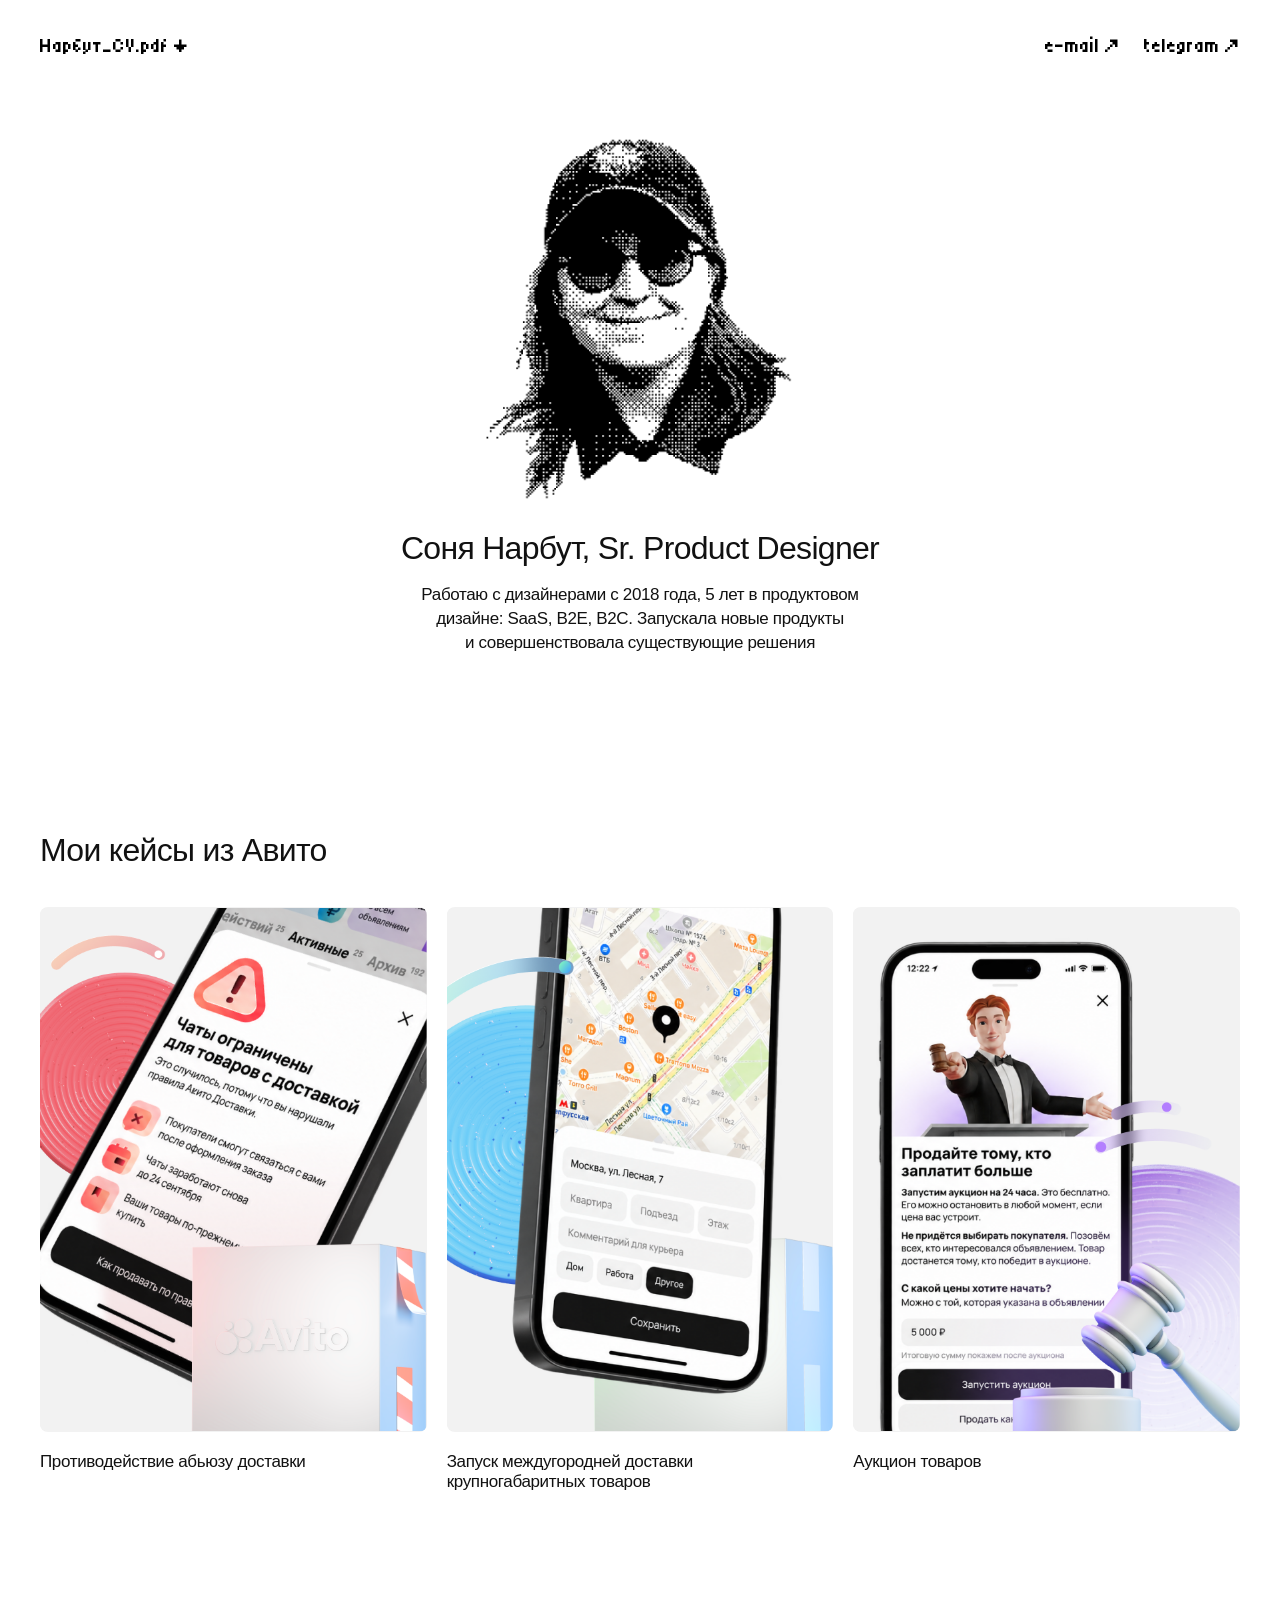
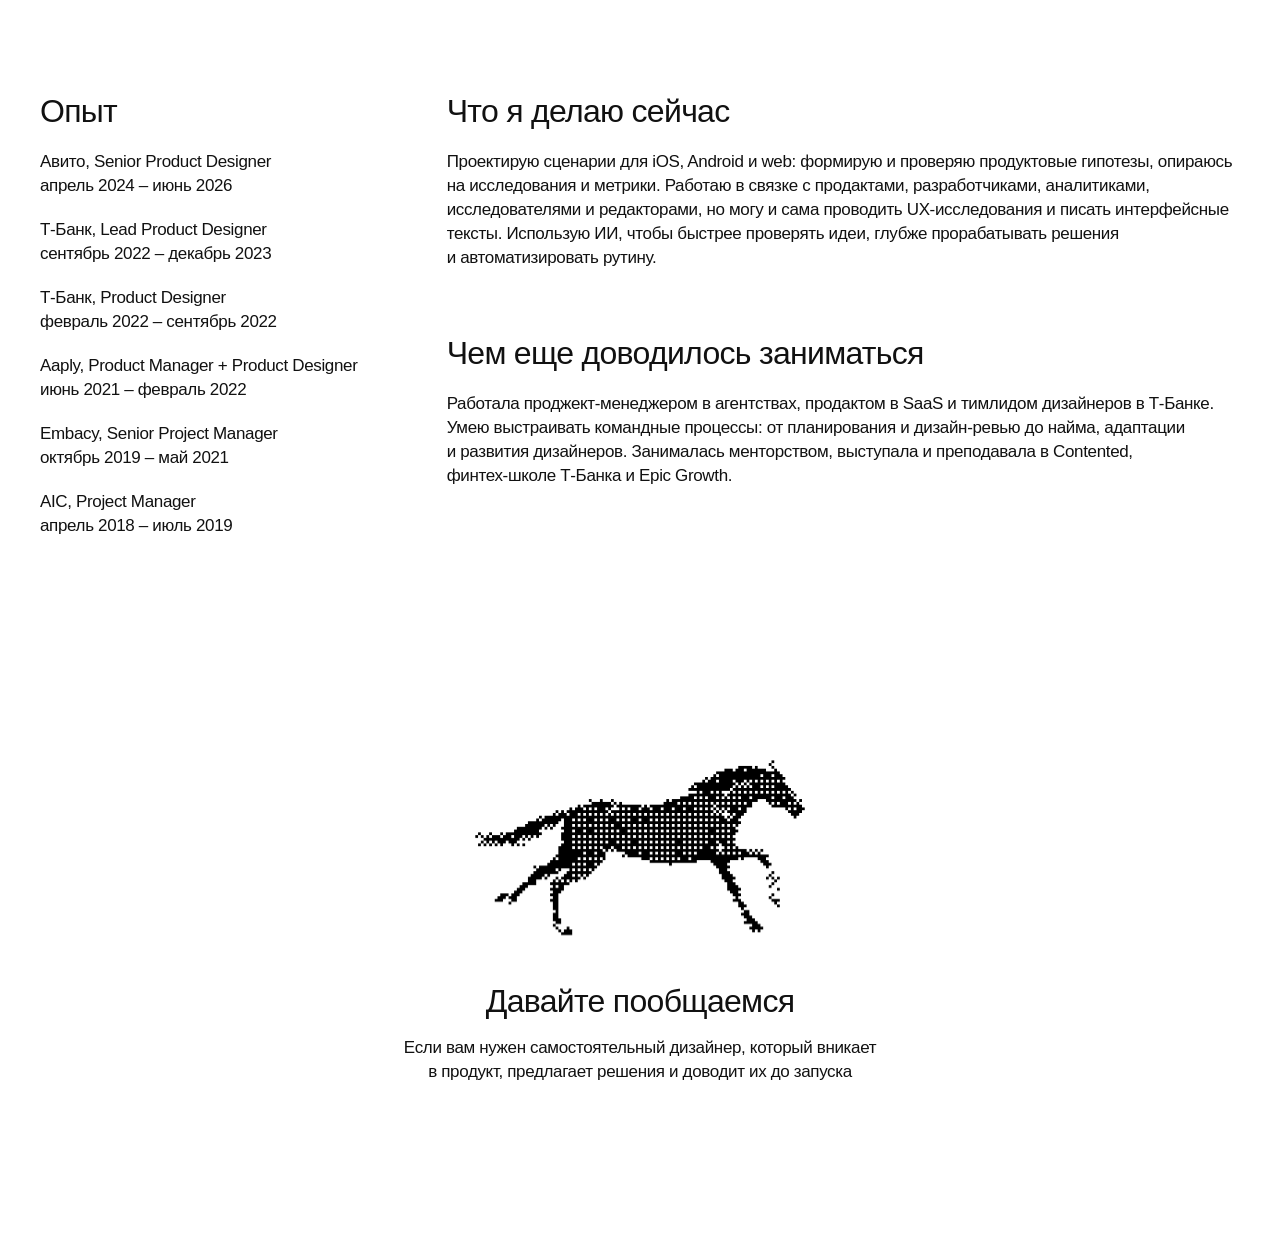
<file: index.html>
<!doctype html>
<html lang="ru">
<head>
<link rel="icon" type="image/png" sizes="32x32" href="favicon.png">
<meta name="robots" content="noindex, nofollow, noimageindex">
<meta charset="UTF-8">
<meta name="viewport" content="width=device-width, initial-scale=1">
<title>Соня Нарбут — Sr. Product Designer</title>
<meta name="description" content="Портфолио Сони Нарбут, Sr. Product Designer. Кейсы из Авито и опыт работы.">
<link rel="stylesheet" href="styles.css?v=contact-space">
<script src="links.js" defer></script>
<script src="portrait.js" defer></script>
<script src="horse.js" defer></script>
<script src="abuse.js?v=covers" defer></script>
<script src="delivery.js?v=covers" defer></script>
<script src="auction.js?v=covers" defer></script>
</head>
<body>
<header class="navigation container" aria-label="Контакты">
<a data-link="cv" aria-disabled="true">Нарбут_CV.pdf <span aria-hidden="true">↓</span></a>
<div class="social"><a data-link="email" aria-disabled="true"><span class="no-break">e-mail</span> <span aria-hidden="true">↗</span></a><a data-link="telegram" aria-disabled="true">telegram <span aria-hidden="true">↗</span></a></div>
</header>
<main>
<section class="hero container" aria-labelledby="intro-title">
<img class="portrait" draggable="false" src="assets/portrait/1.png" alt="Пиксельный портрет Сони Нарбут" width="1440" height="1556">
<h1 id="intro-title">Соня Нарбут, Sr. Product Designer</h1>
<p>Работаю с&nbsp;дизайнерами с&nbsp;2018 года, 5 лет в&nbsp;продуктовом<br class="desktop-break"> дизайне: SaaS, B2E, B2C. Запускала новые продукты<br class="desktop-break"> и&nbsp;совершенствовала существующие решения</p>
</section>
<section class="cases container" aria-labelledby="cases-title">
<h2 id="cases-title">Мои кейсы из&nbsp;Авито</h2>
<div class="case-grid">
<a class="case" data-link="abuse" href="abuse.html"><div class="case-image abuse-image"><img src="assets/covers/abuse.webp" width="581" height="786" draggable="false" alt="Противодействие абьюзу доставки — интерфейс Авито"></div><h3>Противодействие абьюзу доставки</h3></a>
<a class="case" data-link="delivery" href="delivery.html"><div class="case-image delivery-image"><img src="assets/covers/delivery.webp" width="581" height="786" draggable="false" alt="Междугородняя доставка крупногабаритных товаров — интерфейс Авито"></div><h3>Запуск междугородней доставки<br> крупногабаритных товаров</h3></a>
<a class="case" data-link="auction" href="auction.html"><div class="case-image auction-image"><img src="assets/covers/auction.webp" width="581" height="786" draggable="false" alt="Аукцион товаров — интерфейс Авито"></div><h3>Аукцион товаров</h3></a>
</div>
</section>
<section class="experience container" aria-label="Опыт и навыки">
<div class="career"><h2>Опыт</h2><div class="jobs">
<p>Авито, Senior Product Designer<br>апрель 2024 – июнь 2026</p>
<p><span class="no-break">Т-Банк</span>, Lead Product Designer<br>сентябрь 2022 – декабрь 2023</p>
<p><span class="no-break">Т-Банк</span>, Product Designer<br>февраль 2022 – сентябрь 2022</p>
<p>Aaply, Product Manager + Product Designer<br>июнь 2021 – февраль 2022</p>
<p>Embacy, Senior Project Manager<br>октябрь 2019 – май 2021</p>
<p>AIC, Project Manager<br>апрель 2018 – июль 2019</p>
</div></div>
<div class="about"><section><h2>Что я делаю сейчас</h2><p>Проектирую сценарии для&nbsp;iOS, Android и&nbsp;web: формирую и&nbsp;проверяю продуктовые гипотезы, опираюсь на&nbsp;исследования и&nbsp;метрики. Работаю в&nbsp;связке с&nbsp;продактами, разработчиками, аналитиками, исследователями и&nbsp;редакторами, но могу и&nbsp;сама проводить <span class="no-break">UX-исследования</span> и&nbsp;писать интерфейсные тексты. Использую ИИ, чтобы быстрее проверять идеи, глубже прорабатывать решения и&nbsp;автоматизировать рутину.</p></section>
<section><h2>Чем еще доводилось заниматься</h2><p>Работала <span class="no-break">проджект-менеджером</span> в&nbsp;агентствах, продактом в&nbsp;SaaS и&nbsp;тимлидом дизайнеров в&nbsp;<span class="no-break">Т-Банке</span>. Умею выстраивать командные процессы: от&nbsp;планирования и&nbsp;<span class="no-break">дизайн-ревью</span> до&nbsp;найма, адаптации и&nbsp;развития дизайнеров. Занималась менторством, выступала и&nbsp;преподавала в&nbsp;Contented, <span class="no-break">финтех-школе</span> <span class="no-break">Т-Банка</span> и&nbsp;Epic Growth.</p></section></div>
</section>
<section class="contact container" aria-labelledby="contact-title">
<div class="horse-stage"><img class="horse" draggable="false" src="assets/horse/1.png" alt="Пиксельная лошадь" width="1500" height="1386"></div>
<h2 id="contact-title">Давайте пообщаемся</h2>
<p>Если вам нужен самостоятельный дизайнер, который вникает<br class="desktop-break"> в&nbsp;продукт, предлагает решения и&nbsp;доводит их до&nbsp;запуска</p>
</section>
</main>

</body>
</html>
</file>
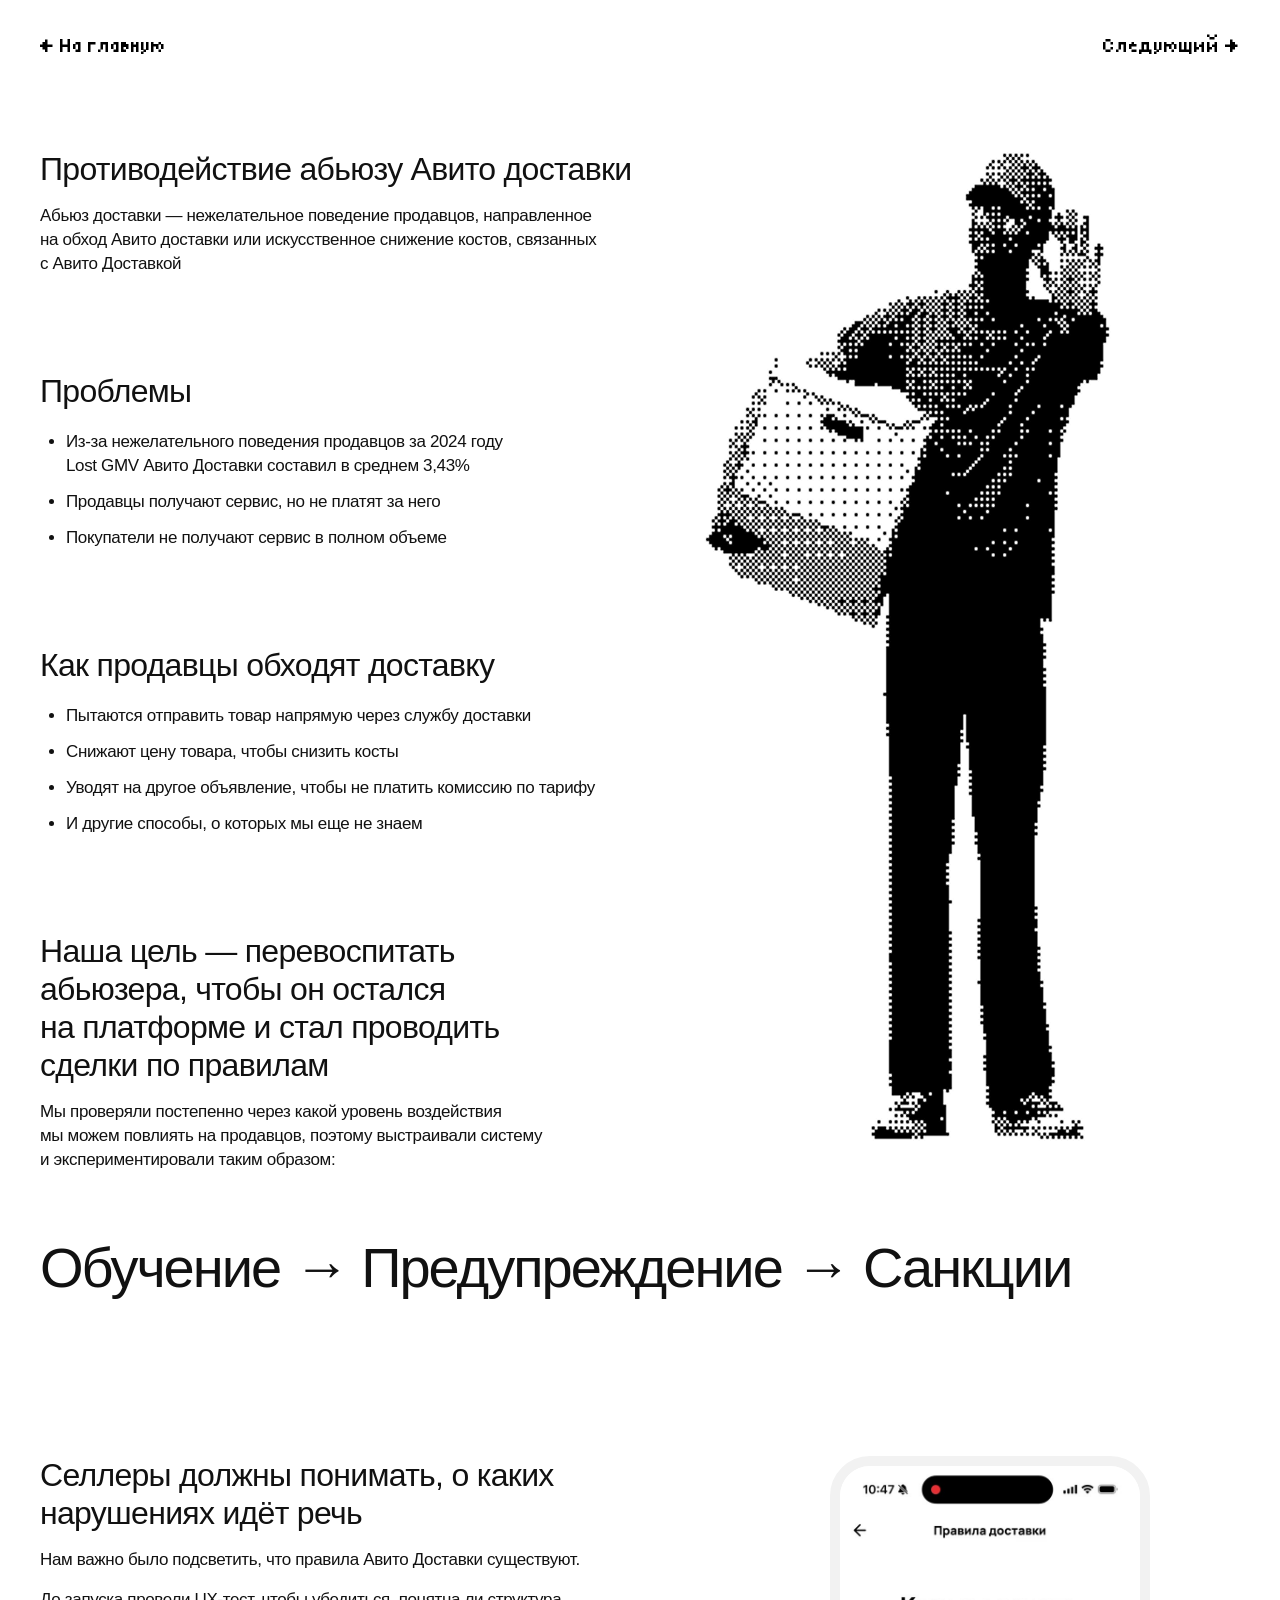
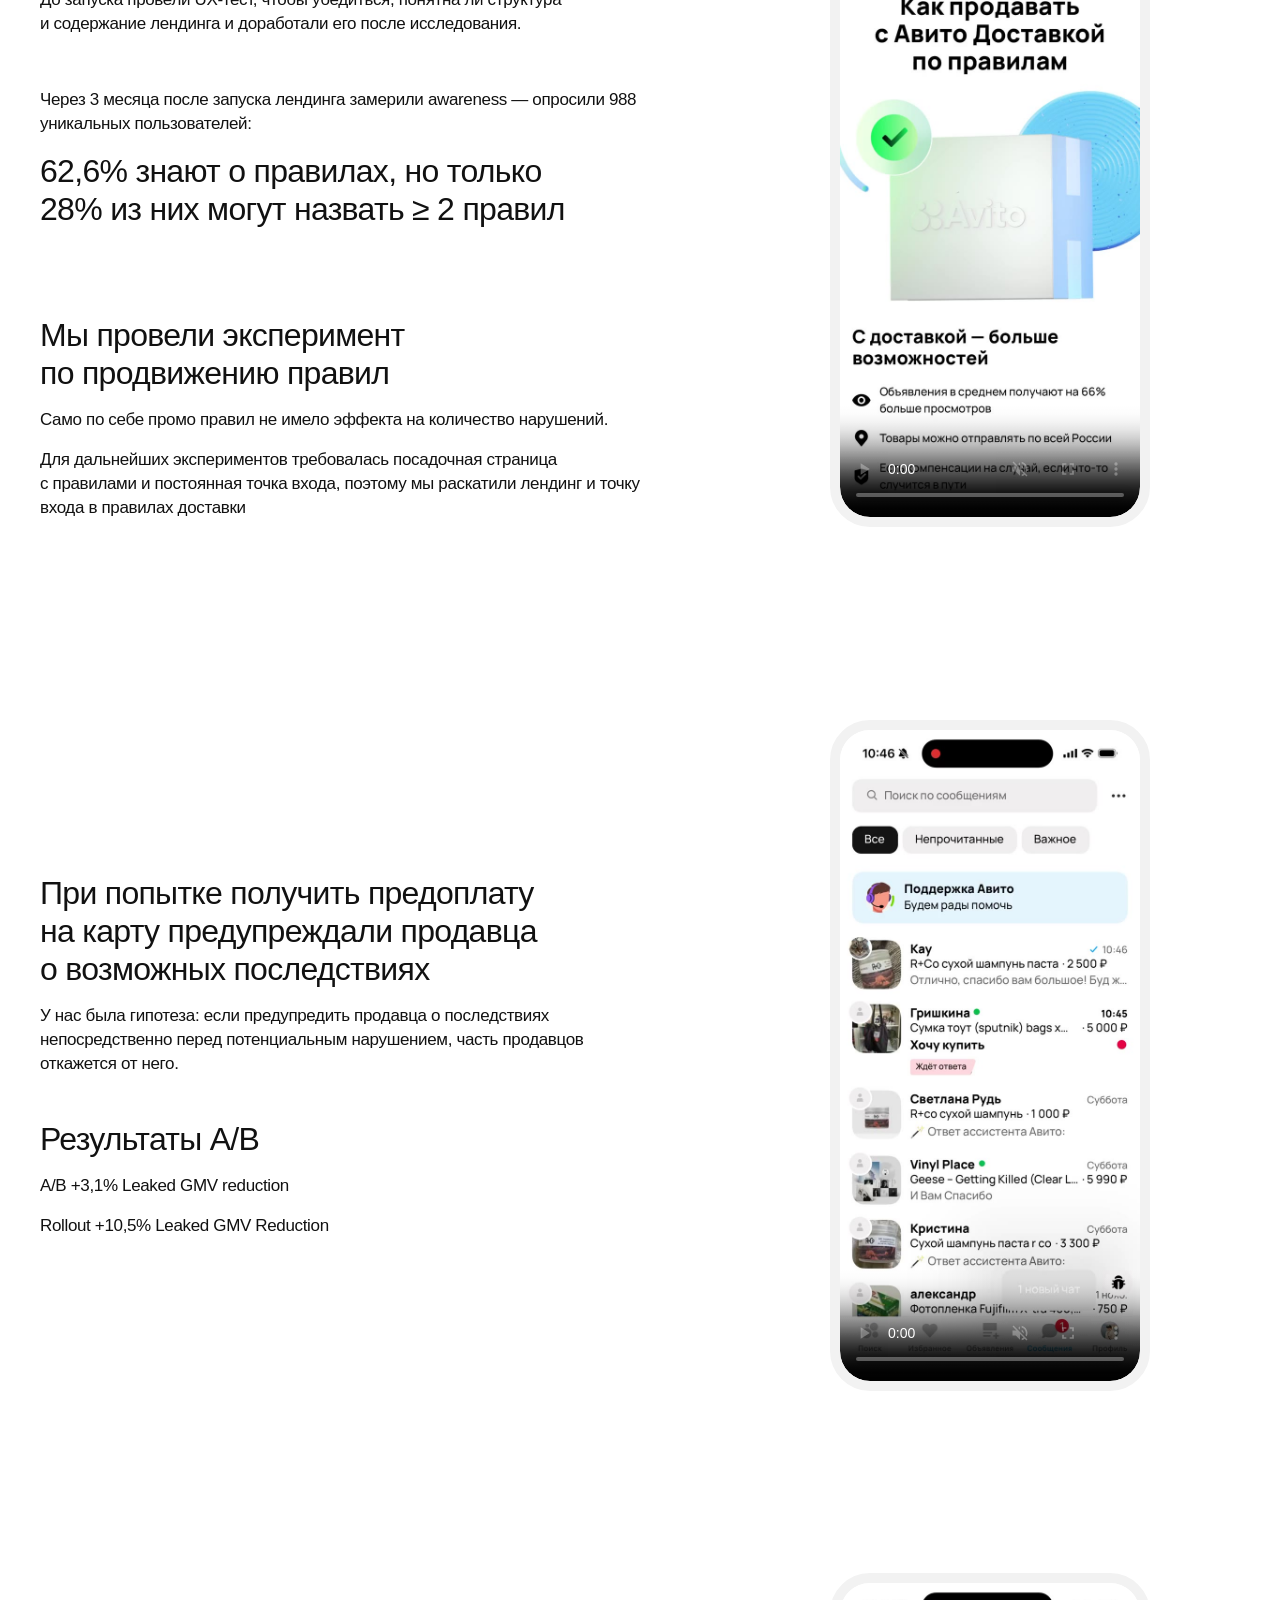
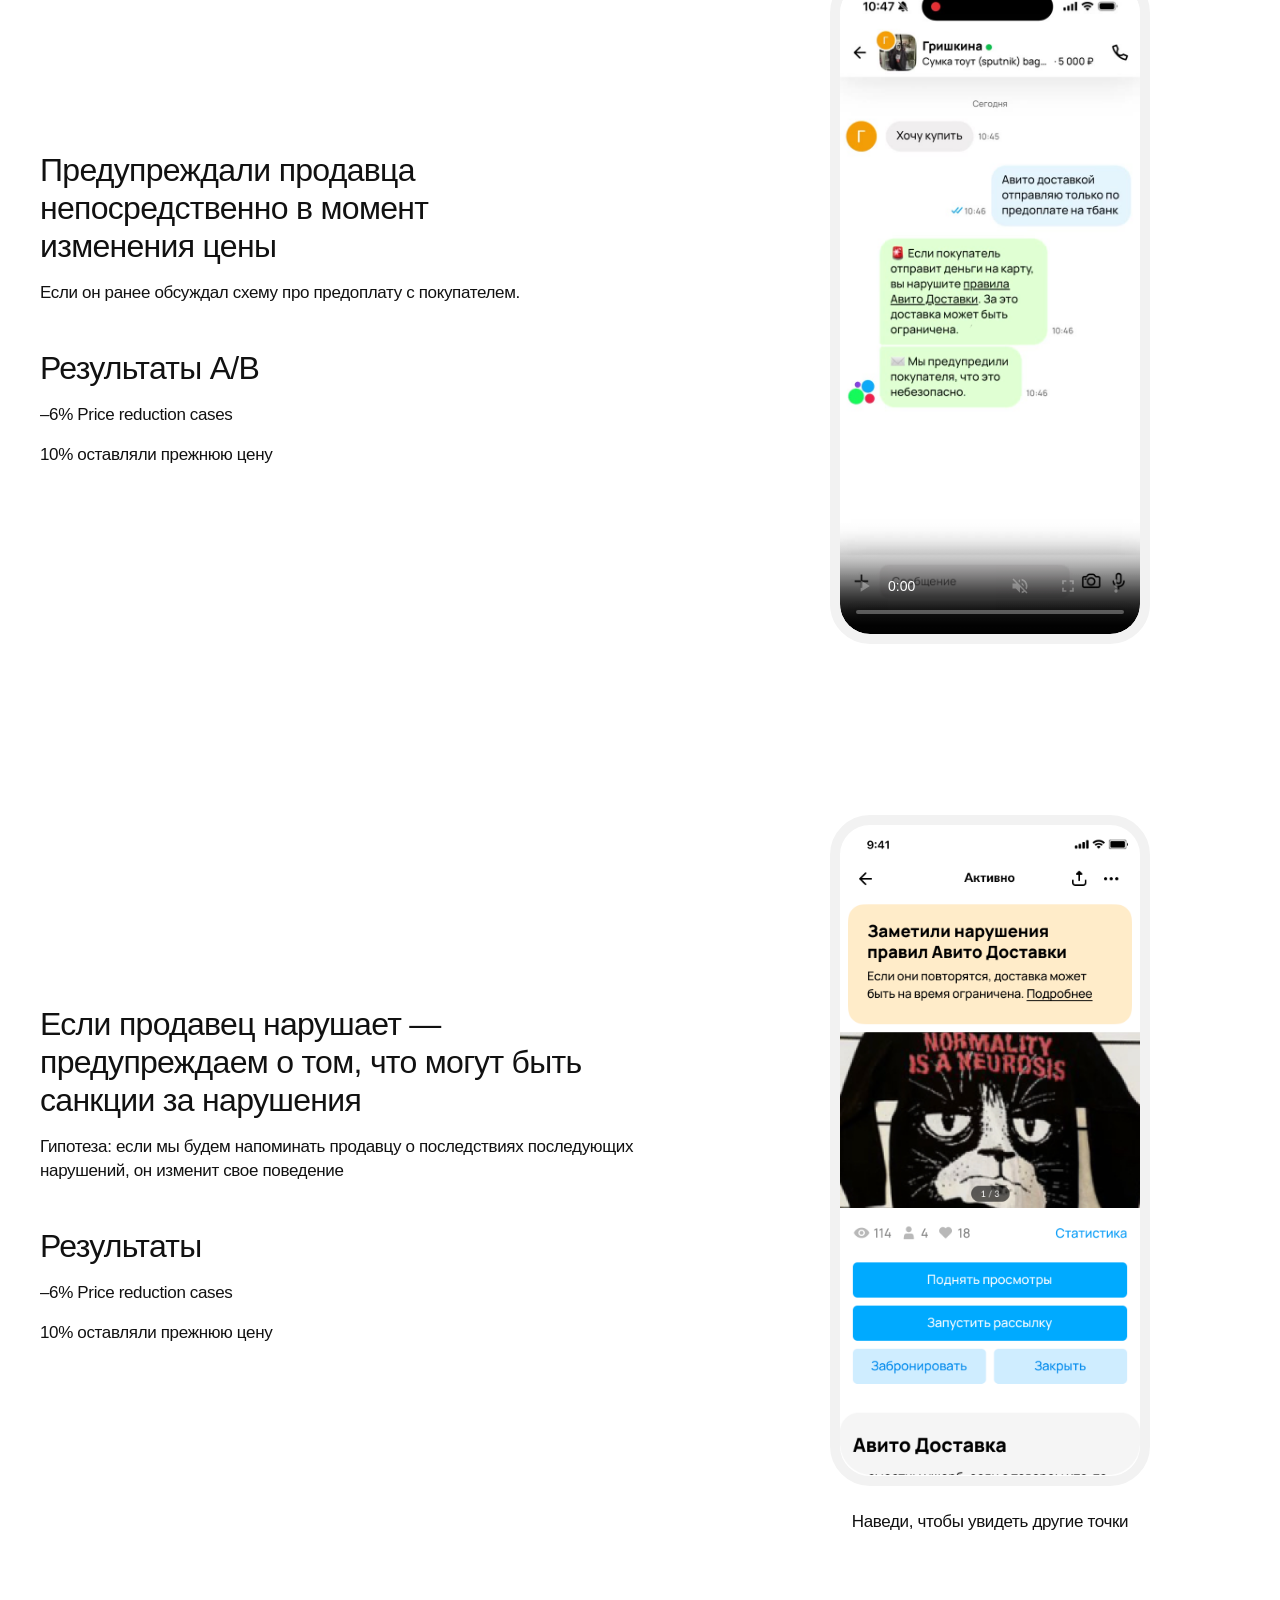
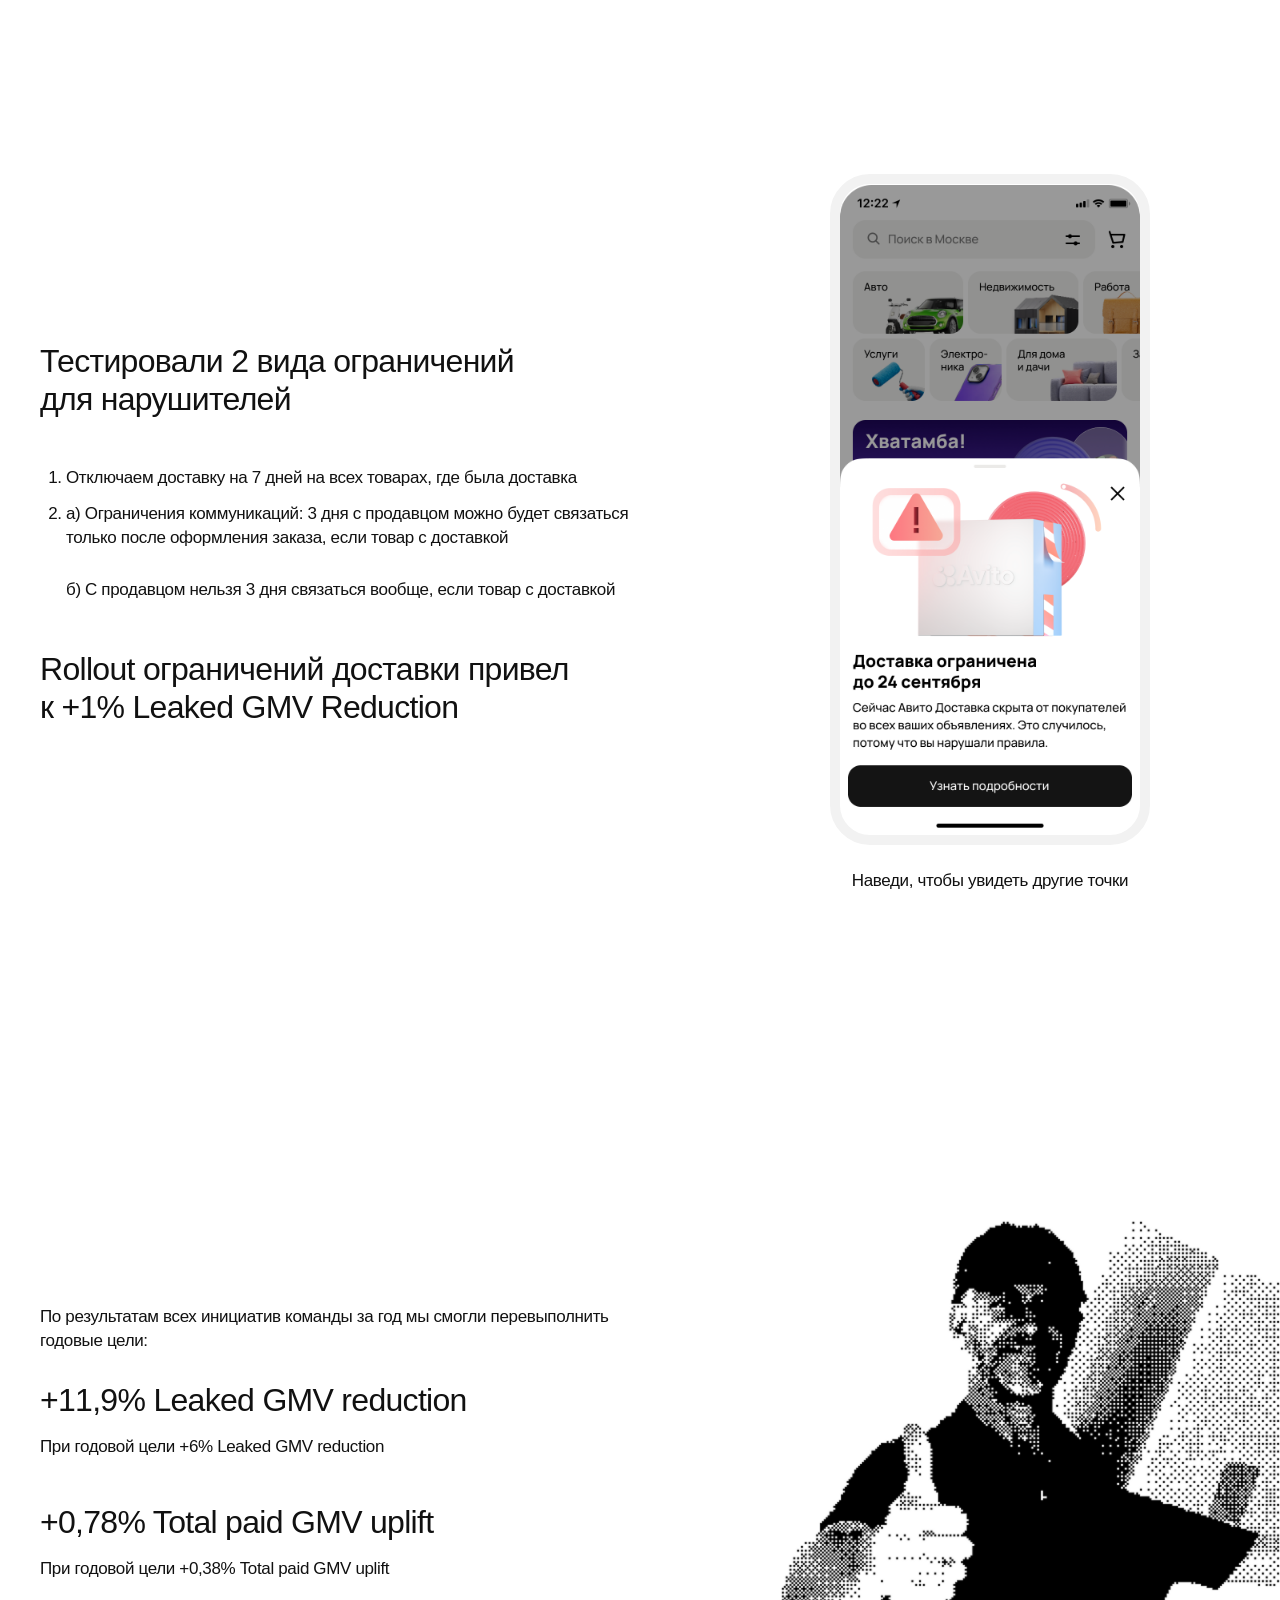
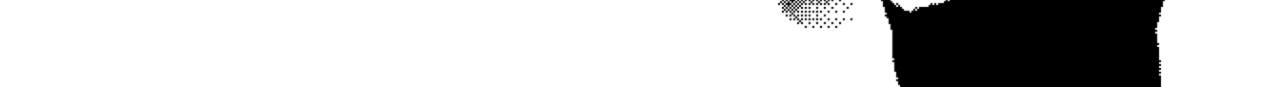
<file: abuse.html>
<!doctype html>
<html lang="ru">
<head>
<link rel="icon" type="image/png" sizes="32x32" href="favicon.png">
<meta name="robots" content="noindex, nofollow, noimageindex">
<meta charset="UTF-8"><meta name="viewport" content="width=device-width, initial-scale=1">
<title>Противодействие абьюзу доставки — Соня Нарбут</title>
<meta name="description" content="Кейс о противодействии абьюзу Авито доставки: обучение, предупреждение и санкции.">
<link rel="stylesheet" href="styles.css?v=nav-half"><link rel="stylesheet" href="case.css?v=nav-half">
<script src="case-warnings.js?v=mobile-tap" defer></script>
<script src="case-videos.js" defer></script>
<script src="case-restrictions.js?v=mobile-tap" defer></script>
</head>
<body class="case-page">
<nav class="case-navigation container" aria-label="Навигация по кейсам"><a href="index.html"><span aria-hidden="true">←</span> На главную</a><a href="delivery.html">Следующий <span aria-hidden="true">→</span></a></nav>
<main>
<section class="case-intro container">
<div class="intro-copy">
<div><h1>Противодействие абьюзу Авито доставки</h1><p>Абьюз доставки — нежелательное поведение продавцов, направленное на&nbsp;обход Авито доставки или искусственное снижение костов, связанных с&nbsp;Авито Доставкой</p></div>
<section><h2>Проблемы</h2><ul><li>Из-за нежелательного поведения продавцов за&nbsp;2024 году<br class="desktop-break"> Lost GMV Авито Доставки составил в&nbsp;среднем 3,43%</li><li>Продавцы получают сервис, но&nbsp;не&nbsp;платят за&nbsp;него</li><li>Покупатели не&nbsp;получают сервис в&nbsp;полном объеме</li></ul></section>
<section><h2>Как продавцы обходят доставку</h2><ul><li>Пытаются отправить товар напрямую через службу доставки</li><li>Снижают цену товара, чтобы снизить косты</li><li>Уводят на&nbsp;другое объявление, чтобы не&nbsp;платить комиссию по&nbsp;тарифу</li><li>И&nbsp;другие способы, о&nbsp;которых мы еще не&nbsp;знаем</li></ul></section>
<section><h2>Наша цель — перевоспитать абьюзера, чтобы он остался на&nbsp;платформе и&nbsp;стал проводить сделки по&nbsp;правилам</h2><p>Мы проверяли постепенно через какой уровень воздействия<br class="desktop-break"> мы можем повлиять на&nbsp;продавцов, поэтому выстраивали систему и&nbsp;экспериментировали таким образом:</p></section>
</div>
<img decoding="async" class="intro-man" src="assets/abuse-case/standing.webp" alt="" width="1030" height="2076">
</section>
<div class="case-process container">Обучение → Предупреждение → Санкции</div>
<div class="case-sections container">
<section class="case-row education"><div class="case-copy"><h2>Селлеры должны понимать, о&nbsp;каких нарушениях идёт речь</h2><p>Нам важно было подсветить, что правила Авито Доставки существуют.</p><p>До&nbsp;запуска провели UX-тест, чтобы убедиться, понятна&nbsp;ли структура и&nbsp;содержание лендинга и&nbsp;доработали его после исследования.</p><div class="awareness"><p>Через 3 месяца после запуска лендинга замерили awareness — опросили 988 уникальных пользователей:</p><h2>62,6% знают о&nbsp;правилах, но&nbsp;только<br class="desktop-break"> 28% из&nbsp;них могут назвать ≥ 2 правил</h2></div><div class="promotion"><h2>Мы провели эксперимент по&nbsp;продвижению правил</h2><p>Само по&nbsp;себе промо правил не&nbsp;имело эффекта на&nbsp;количество нарушений.</p><p>Для дальнейших экспериментов требовалась посадочная страница с&nbsp;правилами и&nbsp;постоянная точка входа, поэтому мы раскатили лендинг и&nbsp;точку входа в&nbsp;правилах доставки</p></div></div><div class="phone-placeholder phone-video"><video data-src="assets/abuse-case/landing-web.mp4" poster="assets/abuse-case/landing-poster.jpg" aria-label="Правила Авито Доставки" muted loop playsinline controls preload="none"></video></div></section>
<section class="case-row"><div class="case-copy"><h2>При попытке получить предоплату на&nbsp;карту предупреждали продавца о&nbsp;возможных последствиях</h2><p>У&nbsp;нас была гипотеза: если предупредить продавца о&nbsp;последствиях непосредственно перед потенциальным нарушением, часть продавцов откажется от&nbsp;него.</p><div class="results"><h2>Результаты A/B</h2><p>A/B +3,1% Leaked GMV reduction</p><p>Rollout +10,5% Leaked GMV Reduction</p></div></div><div class="phone-placeholder phone-video"><video data-src="assets/abuse-case/message-web.mp4" poster="assets/abuse-case/message-poster.jpg" aria-label="Предупреждение о предоплате" muted loop playsinline controls preload="none"></video></div></section>
<section class="case-row"><div class="case-copy"><h2>Предупреждали продавца<br class="desktop-break"> непосредственно в&nbsp;момент<br class="desktop-break"> изменения цены</h2><p>Если он ранее обсуждал схему про предоплату с&nbsp;покупателем.</p><div class="results"><h2>Результаты A/B</h2><p>–6% Price reduction cases</p><p>10% оставляли прежнюю цену</p></div></div><div class="phone-placeholder phone-video"><video data-src="assets/abuse-case/warning-web.mp4" poster="assets/abuse-case/warning-poster.jpg" aria-label="Предупреждение при изменении цены" muted loop playsinline controls preload="none"></video></div></section>
<section class="case-row"><div class="case-copy"><h2>Если продавец нарушает — предупреждаем о&nbsp;том, что могут быть санкции за&nbsp;нарушения</h2><p>Гипотеза: если мы будем напоминать продавцу о&nbsp;последствиях последующих нарушений, он изменит свое поведение</p><div class="results"><h2>Результаты</h2><p>–6% Price reduction cases</p><p>10% оставляли прежнюю цену</p></div></div><figure class="phone-figure"><div class="phone-placeholder warnings-gallery"><img loading="lazy" decoding="async" src="assets/abuse-case/warnings/1.webp" width="750" height="1624" draggable="false" alt="Предупреждения о нарушении правил Авито Доставки в интерфейсе продавца"></div><figcaption>Наведи, чтобы увидеть другие точки</figcaption></figure></section>
<section class="case-row restrictions"><div class="case-copy"><h2>Тестировали 2 вида ограничений для&nbsp;нарушителей</h2><ol><li>Отключаем доставку на&nbsp;7 дней на&nbsp;всех товарах, где была доставка</li><li>а) Ограничения коммуникаций: 3 дня с&nbsp;продавцом можно будет связаться только после оформления заказа, если товар с&nbsp;доставкой<p>б) С&nbsp;продавцом нельзя 3 дня связаться вообще, если товар с&nbsp;доставкой</p></li></ol><h2>Rollout ограничений доставки привел к&nbsp;+1% Leaked GMV Reduction</h2></div><figure class="phone-figure"><div class="phone-placeholder restrictions-gallery"><img loading="lazy" decoding="async" src="assets/abuse-case/restrictions/1.webp?v=2" width="750" height="1624" draggable="false" alt="Ограничения доставки и общения в интерфейсе Авито"></div><figcaption>Наведи, чтобы увидеть другие точки</figcaption></figure></section>
</div>
<section class="case-outcome"><div class="container"><div class="case-copy"><p>По&nbsp;результатам всех инициатив команды за&nbsp;год мы смогли перевыполнить годовые цели:</p><h2>+11,9% Leaked GMV reduction</h2><p>При годовой цели +6% Leaked GMV reduction</p><h2>+0,78% Total paid GMV uplift</h2><p>При годовой цели +0,38% Total paid GMV uplift</p></div></div><img loading="lazy" decoding="async" src="assets/abuse-case/thumbs-up.webp?v=2" width="1260" height="1068" alt="Курьер с коробкой показывает большой палец вверх"></section>
</main></body></html>
</file>
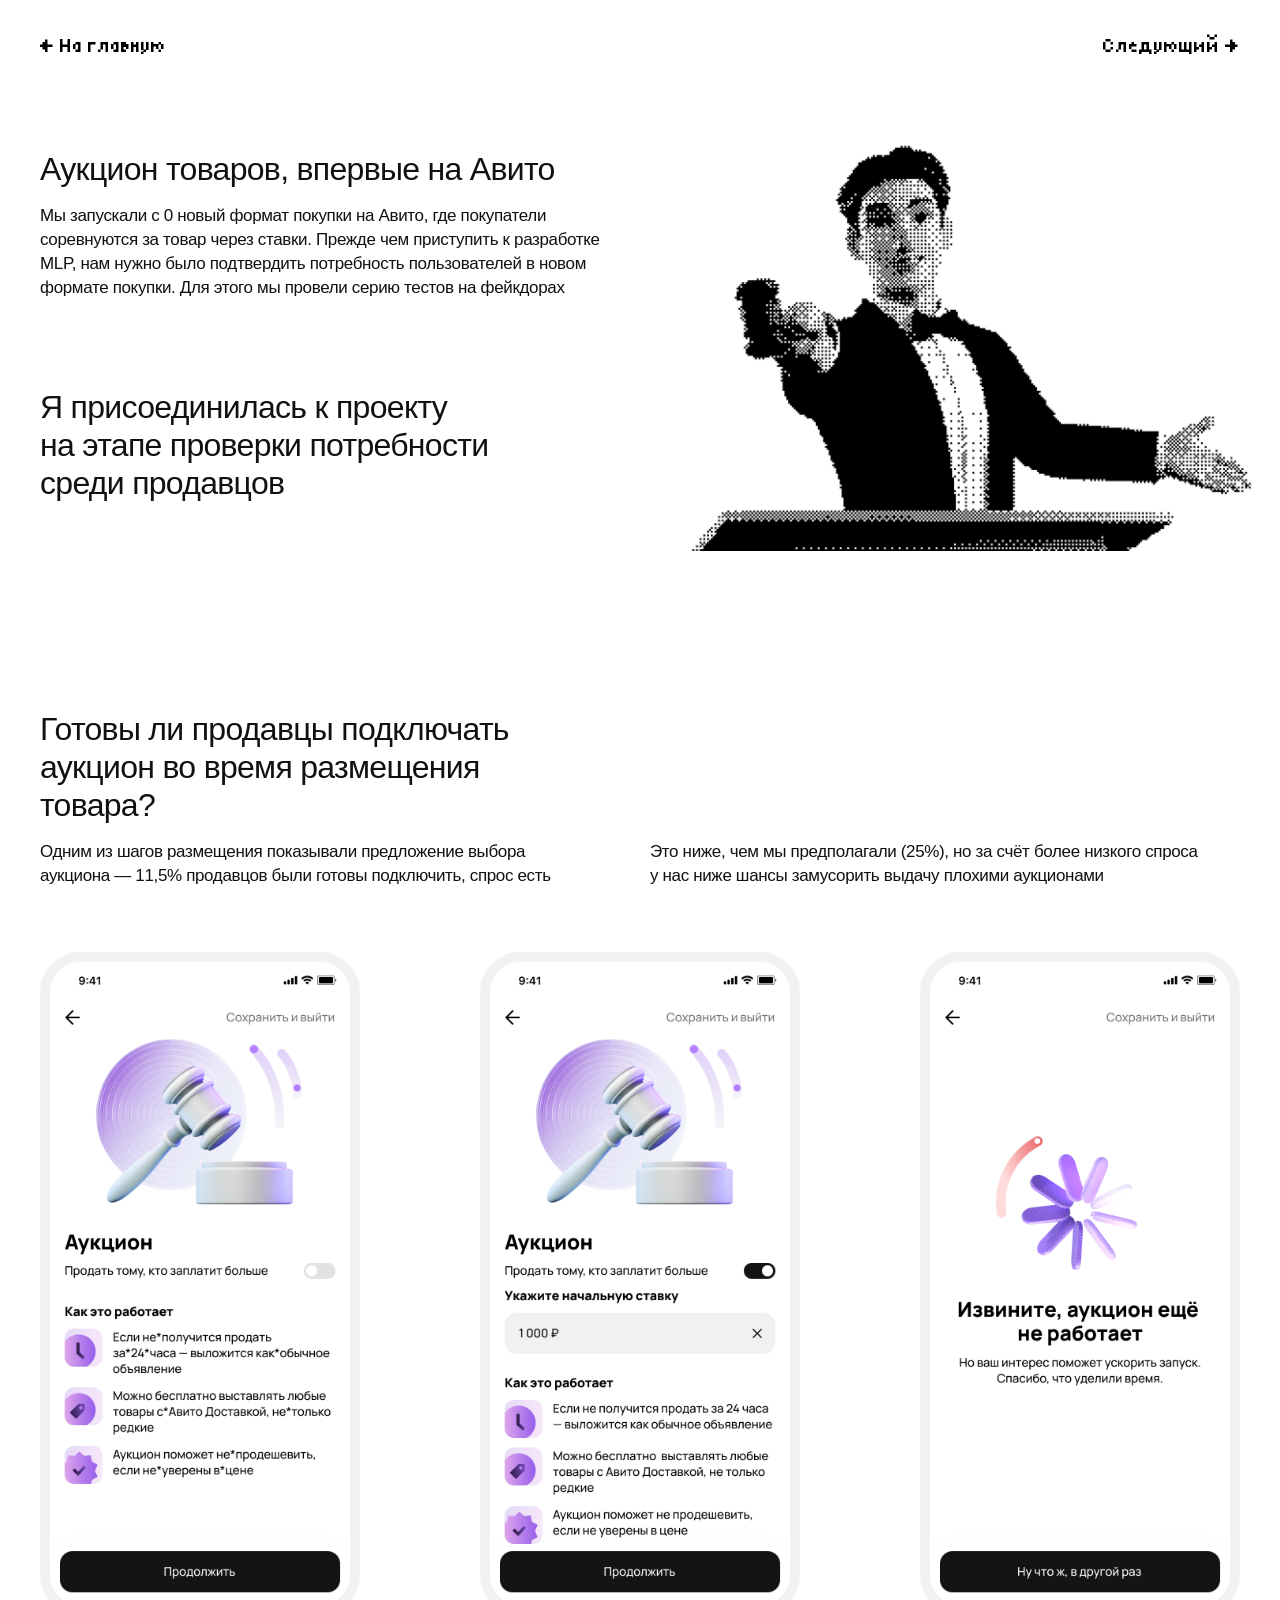
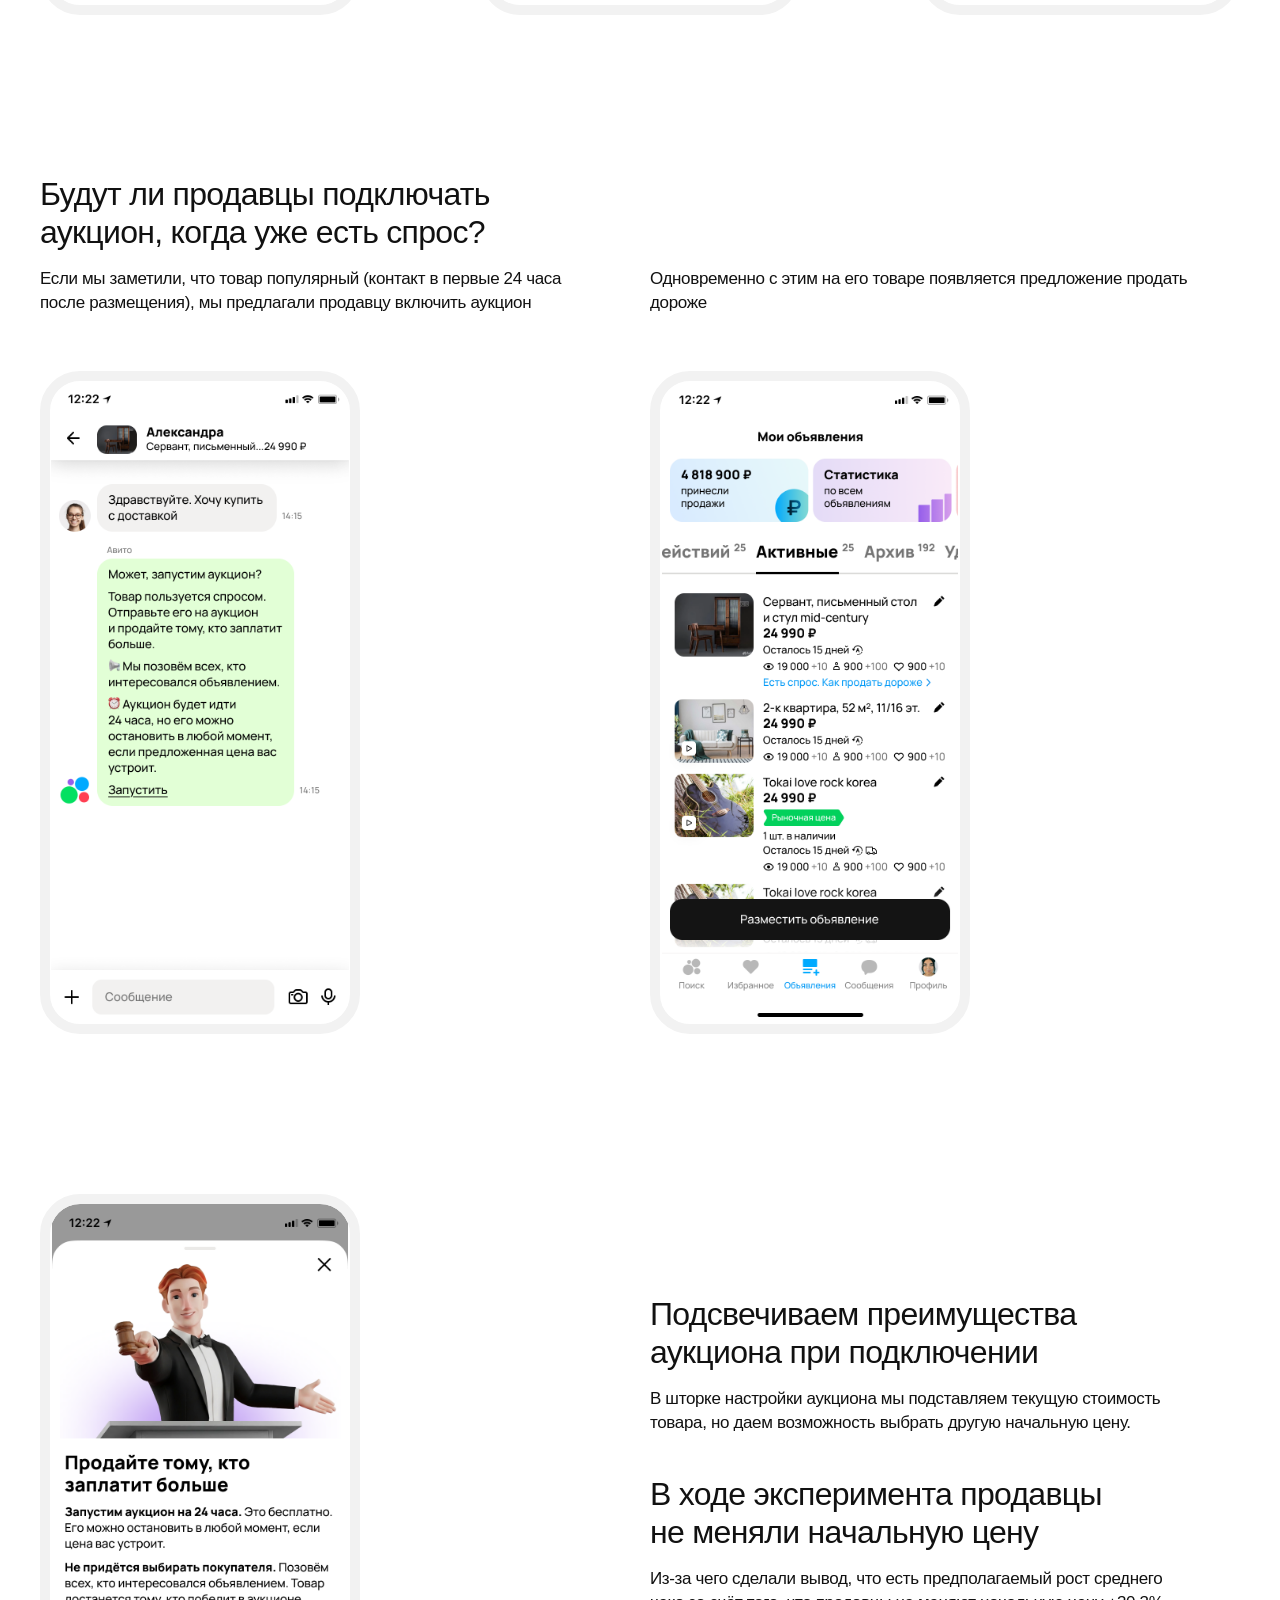
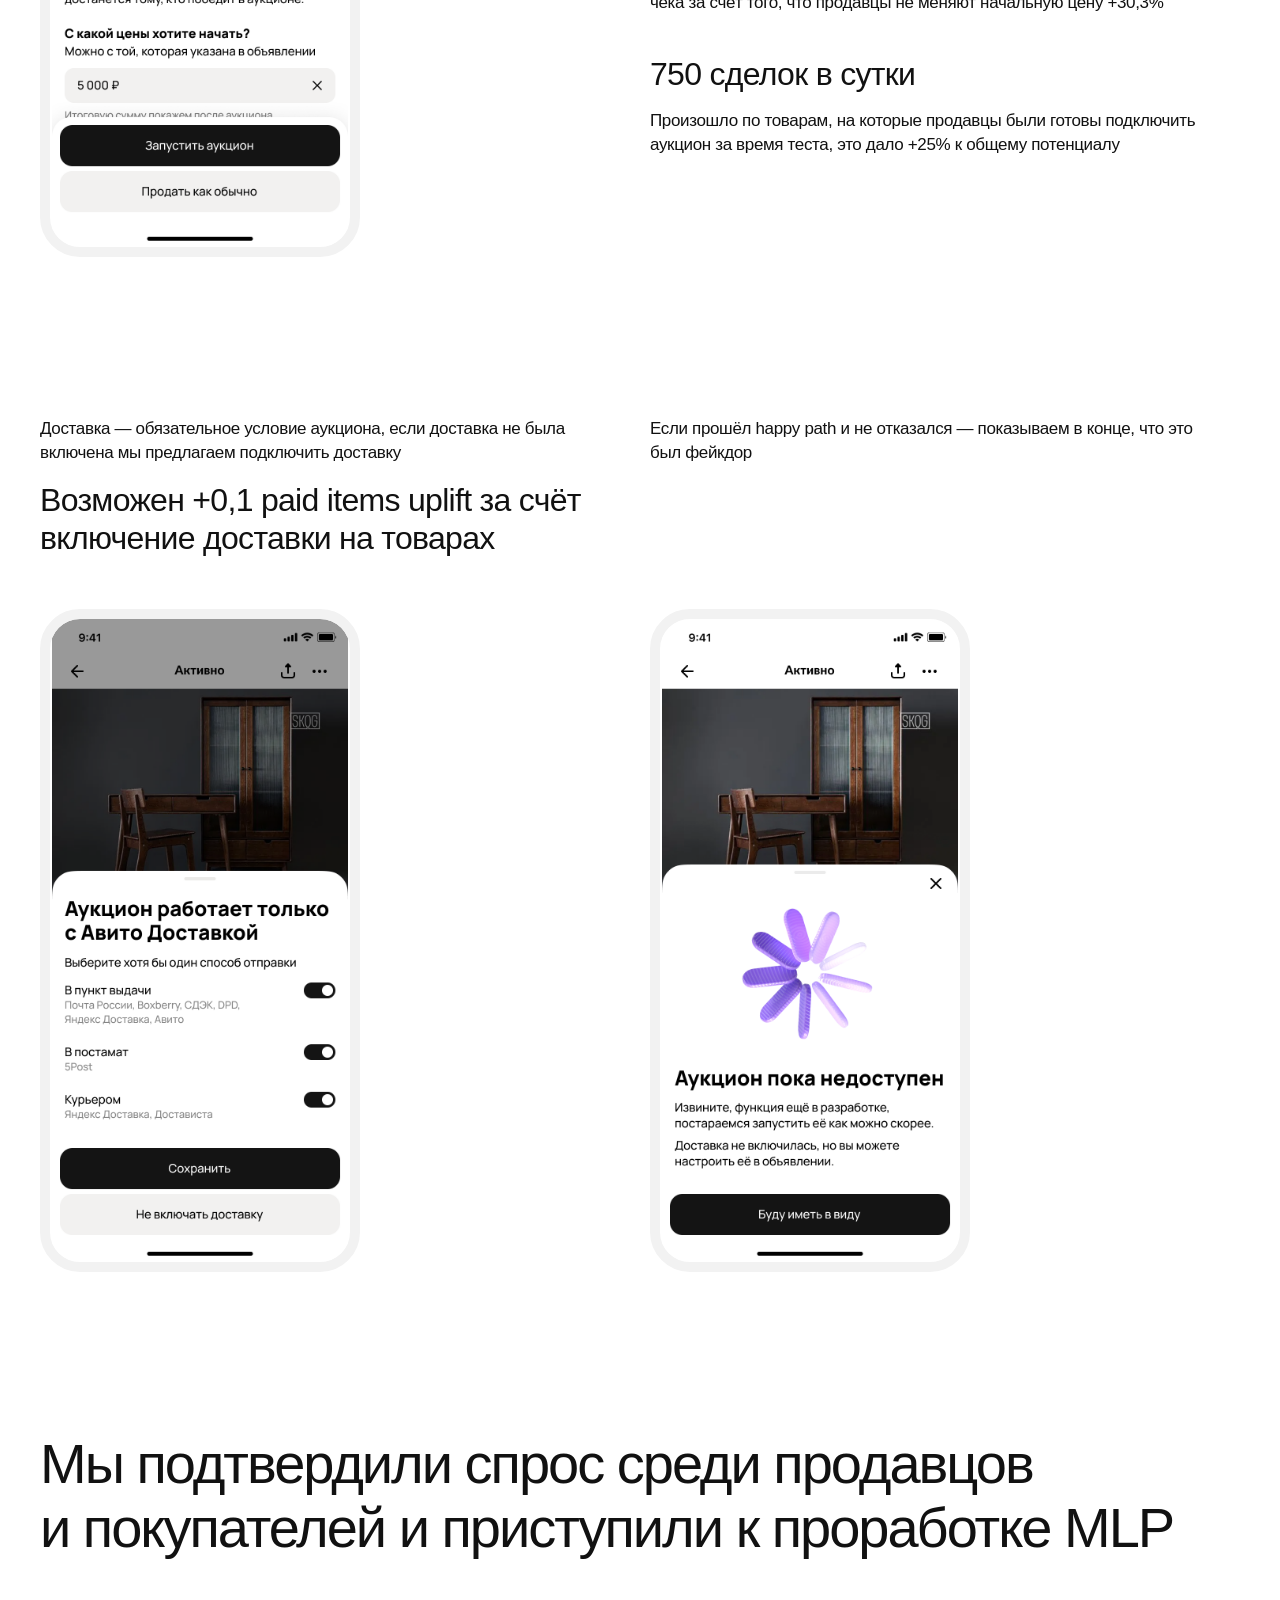
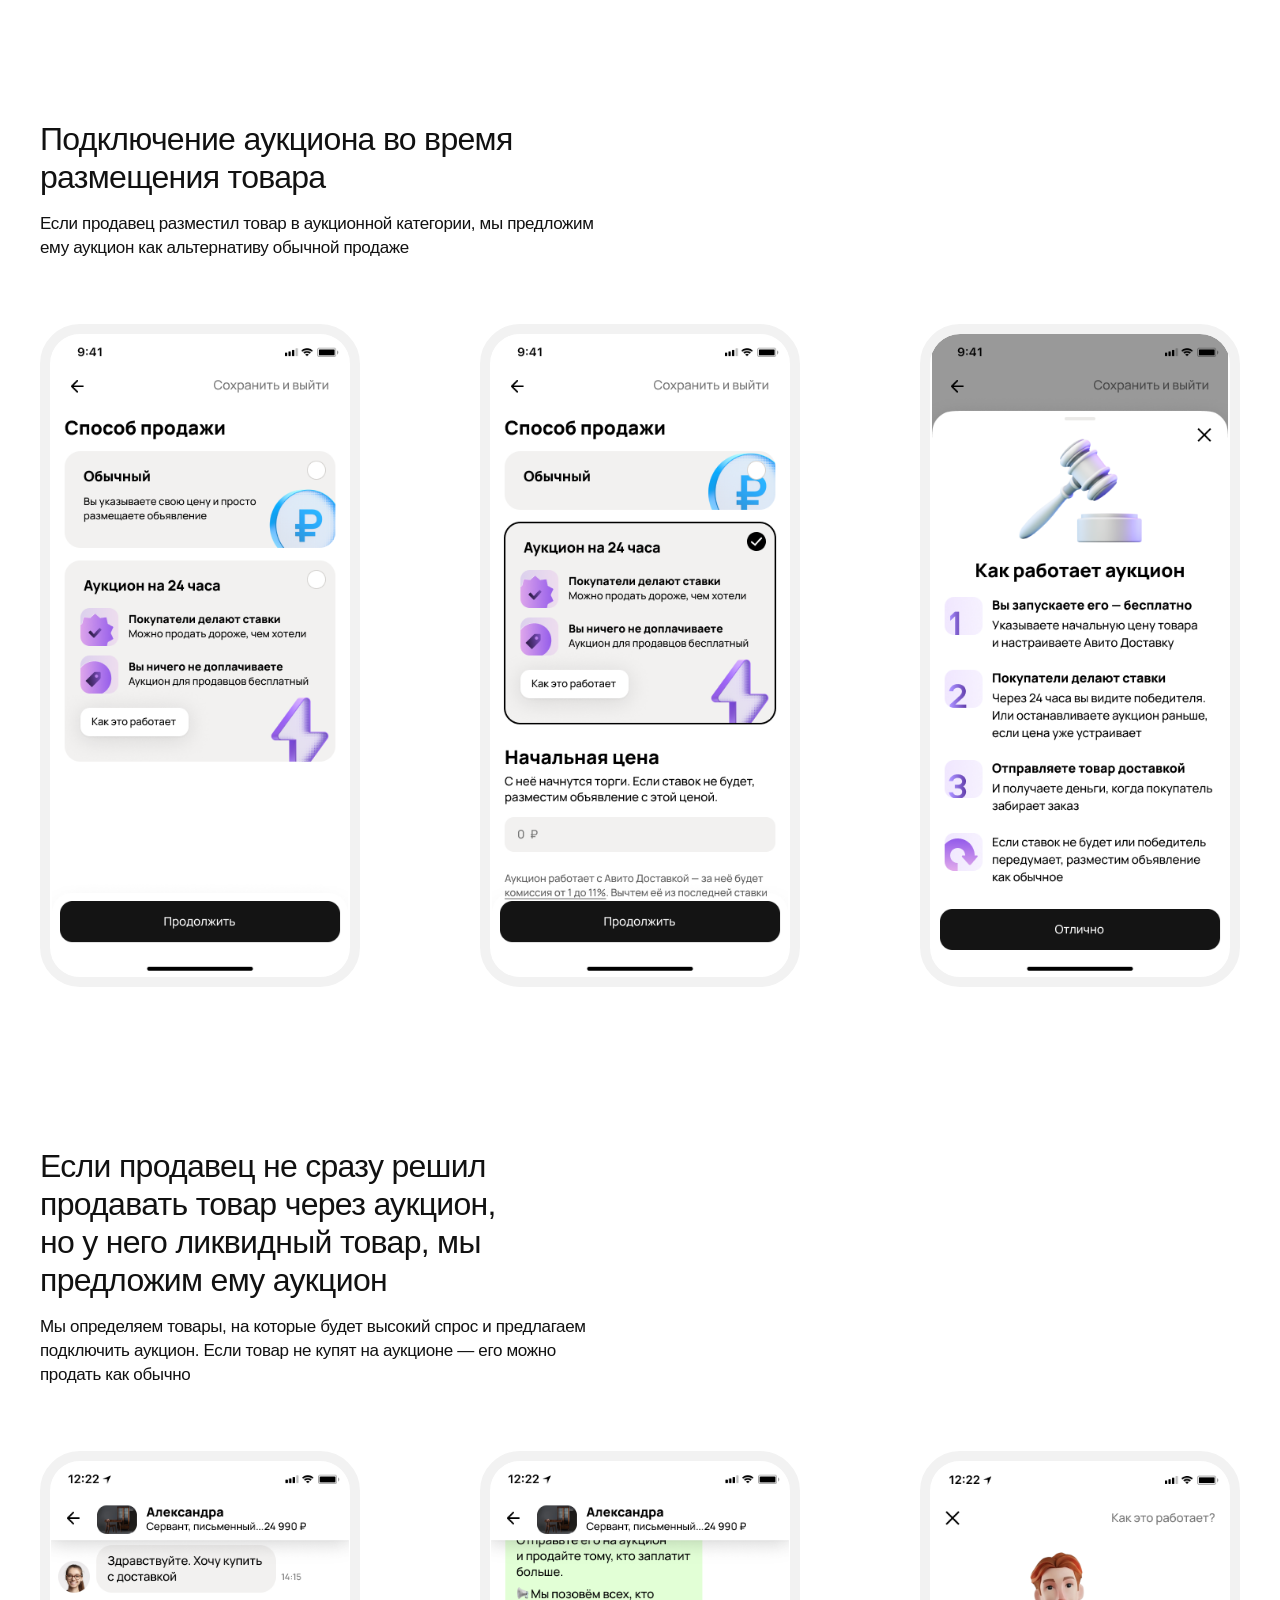
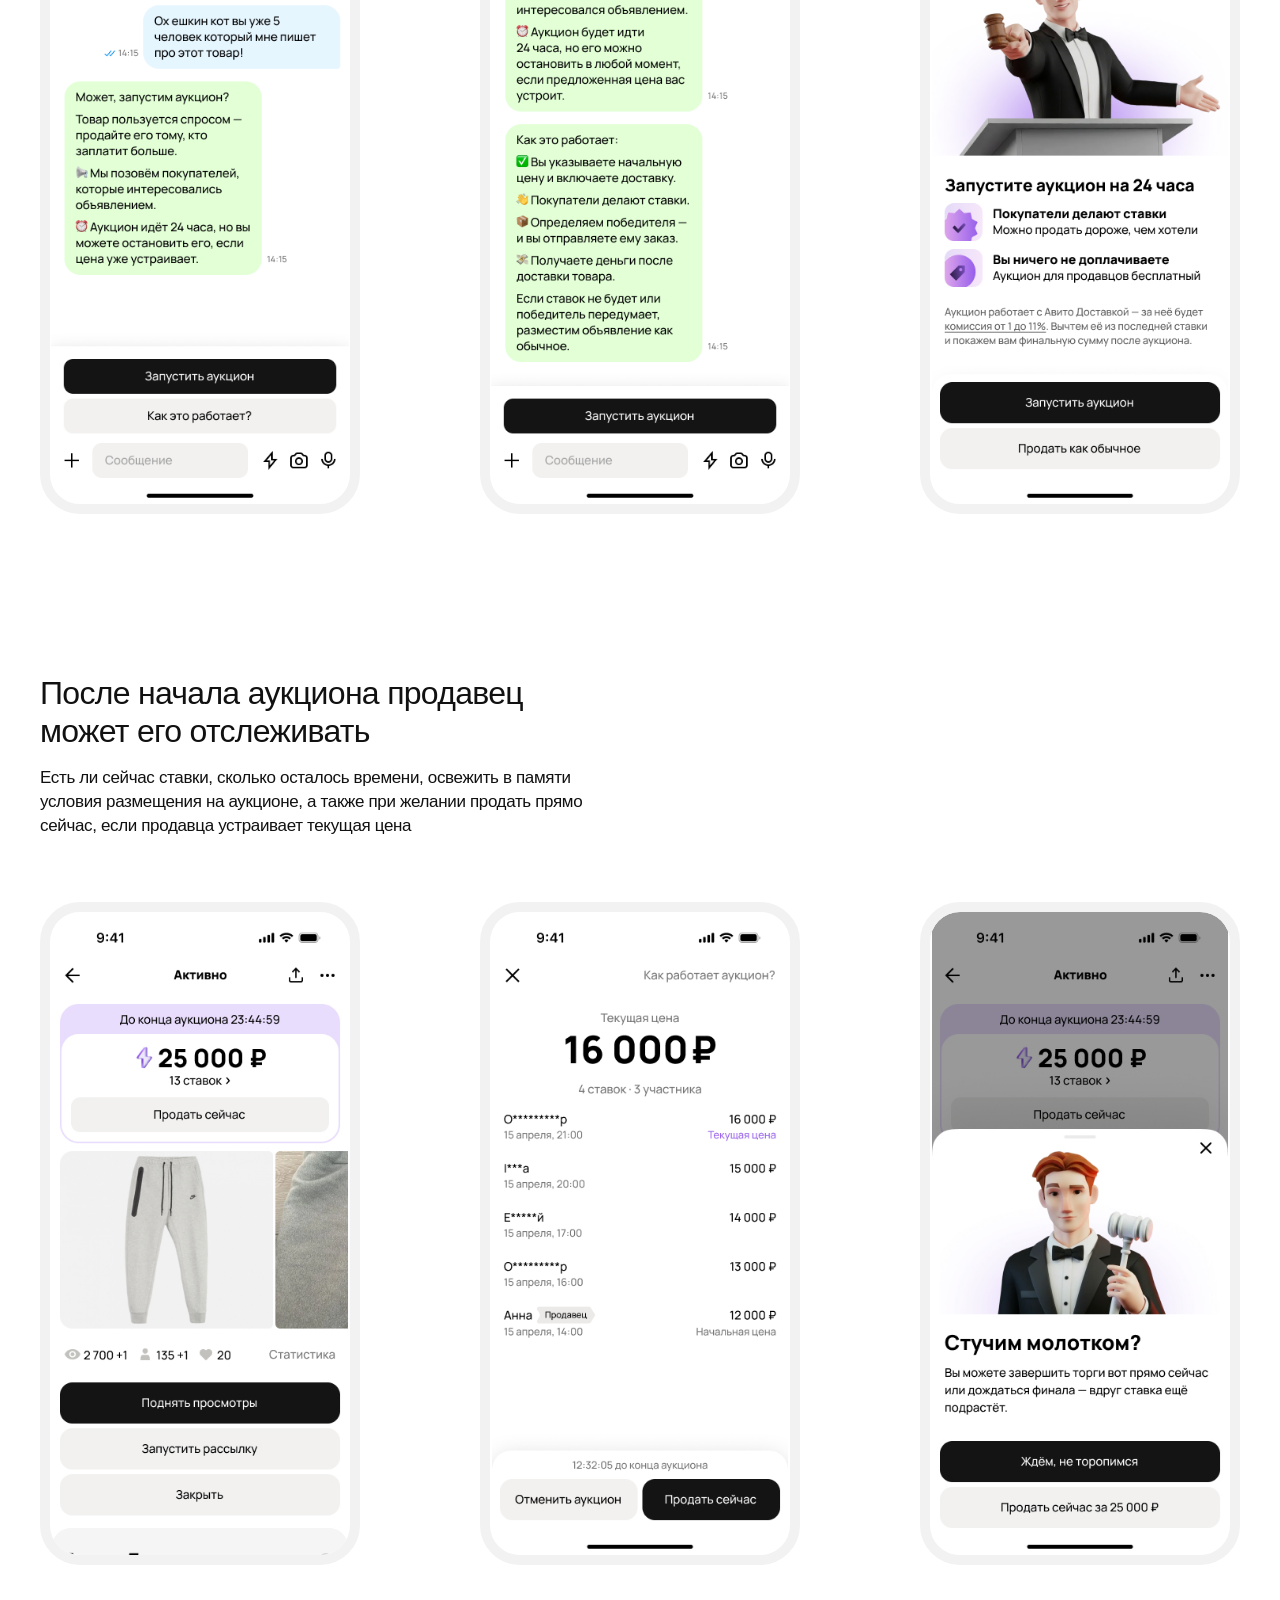
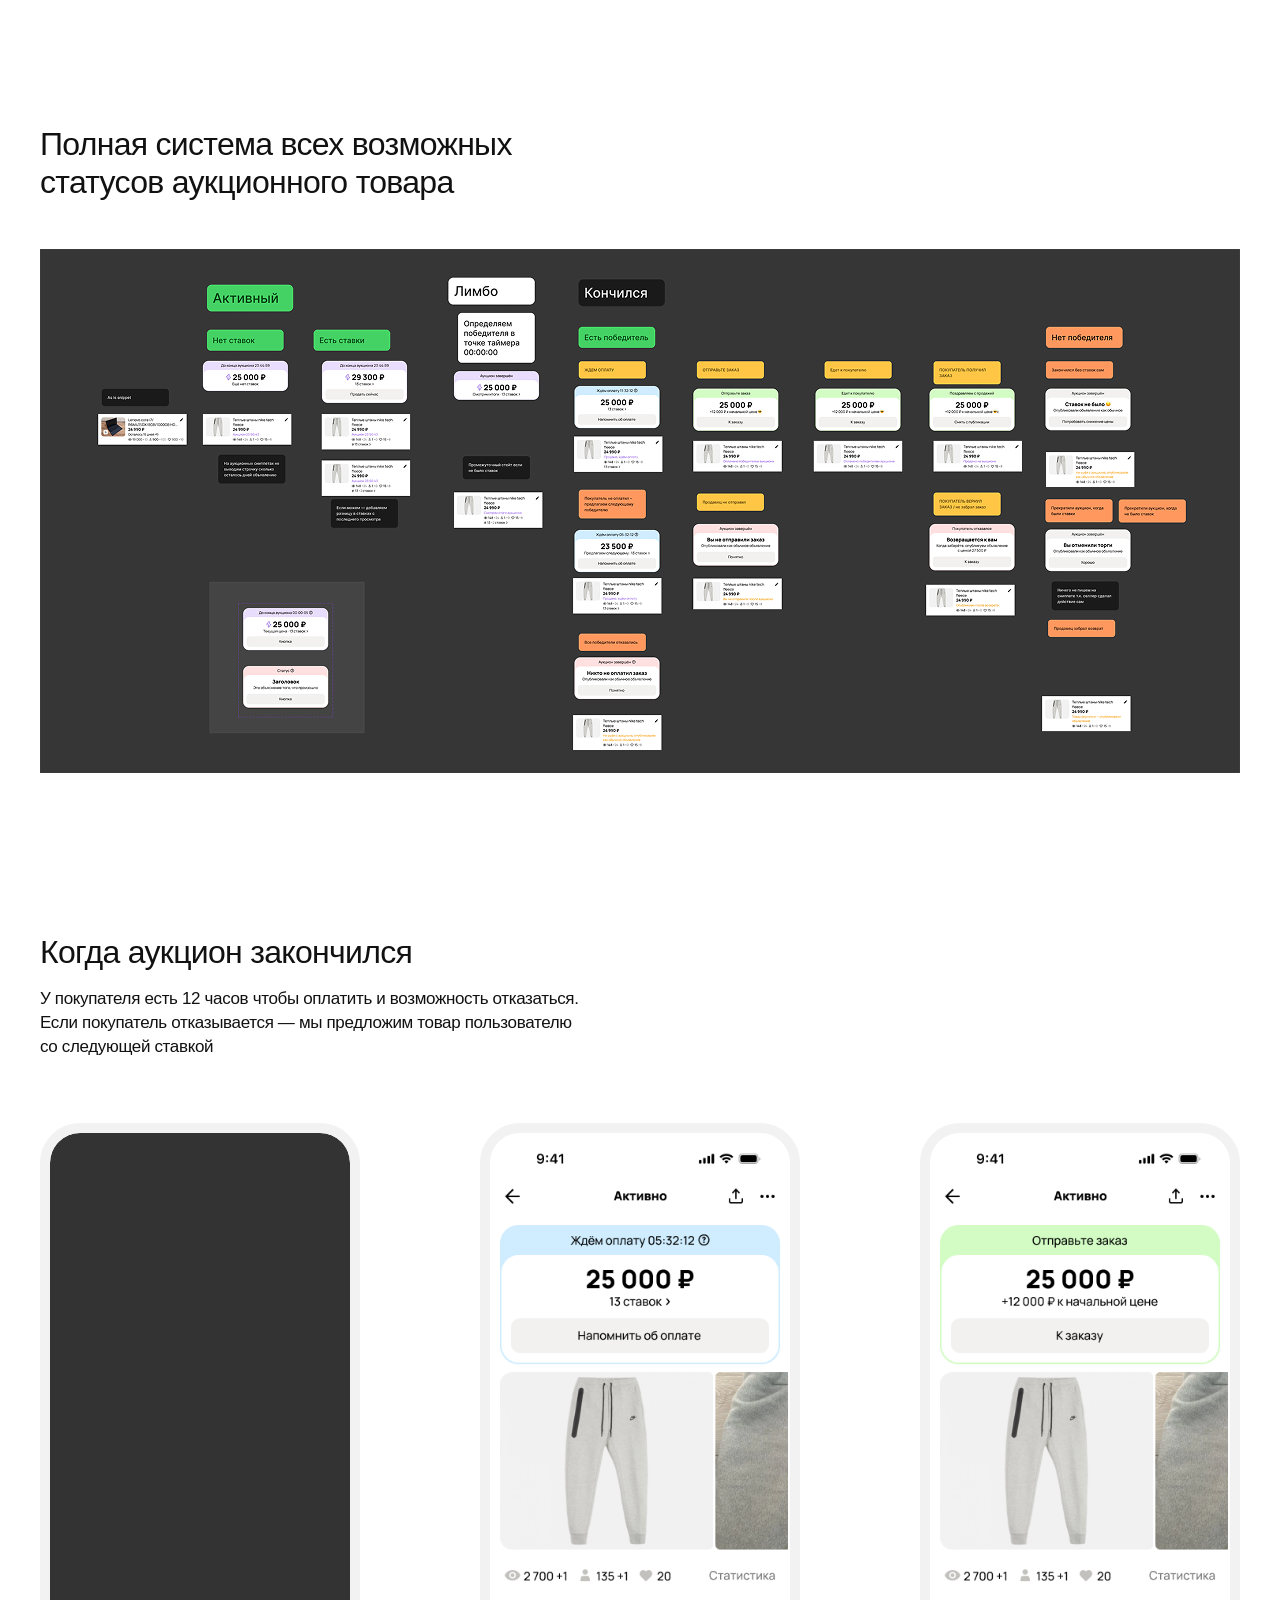
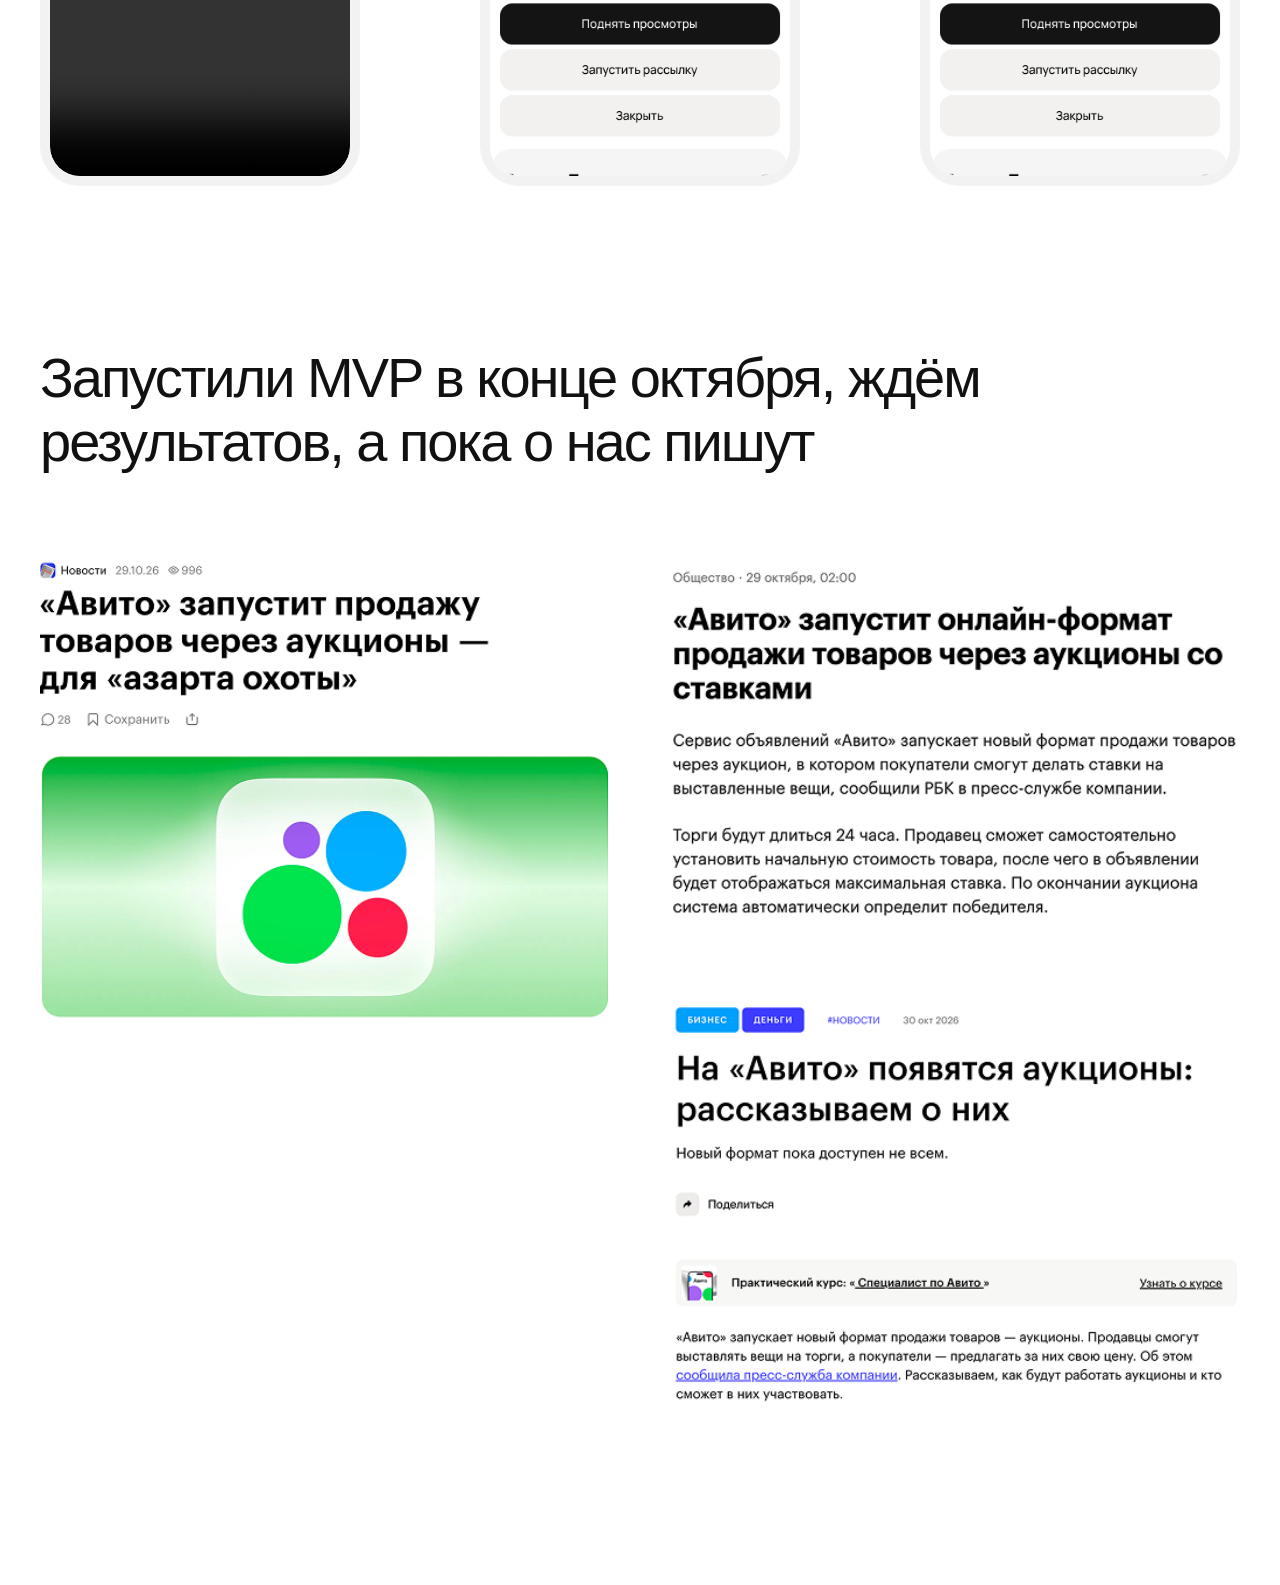
<file: auction.html>
<!doctype html>
<html lang="ru">
<head>
<link rel="icon" type="image/png" sizes="32x32" href="favicon.png">
<meta name="robots" content="noindex, nofollow, noimageindex">
<meta charset="UTF-8"><meta name="viewport" content="width=device-width, initial-scale=1">
<title>Аукцион товаров — Соня Нарбут</title>
<meta name="description" content="Кейс о проверке спроса и разработке аукциона товаров на Авито.">
<link rel="stylesheet" href="styles.css?v=nav-half"><link rel="stylesheet" href="case.css?v=nav-half"><link rel="stylesheet" href="auction-case.css?v=press-stack">
</head>
<body class="case-page auction-page">
<nav class="case-navigation container" aria-label="Навигация по кейсам"><a href="index.html"><span aria-hidden="true">←</span> На главную</a><a href="abuse.html">Следующий <span aria-hidden="true">→</span></a></nav>
<main>
<section class="auction-intro container">
<div class="auction-intro-copy"><h1>Аукцион товаров, впервые на&nbsp;Авито</h1><p>Мы запускали с&nbsp;0 новый формат покупки на&nbsp;Авито, где покупатели соревнуются за&nbsp;товар через ставки. Прежде чем приступить к&nbsp;разработке MLP, нам нужно было подтвердить потребность пользователей в&nbsp;новом формате покупки. Для этого мы провели серию тестов на&nbsp;фейкдорах</p><h2>Я присоединилась к&nbsp;проекту<br class="desktop-break"> на&nbsp;этапе проверки потребности<br class="desktop-break"> среди продавцов</h2></div>
<img decoding="async" class="auctioneer" src="assets/auction-case/auctioneer.webp" width="1244" height="894" alt="">
</section>
<div class="auction-content container">
<section class="auction-placement">
<h2>Готовы ли продавцы подключать аукцион во&nbsp;время размещения товара?</h2>
<div class="auction-columns auction-notes"><p>Одним из&nbsp;шагов размещения показывали предложение выбора аукциона — 11,5% продавцов были готовы подключить, спрос есть</p><p>Это ниже, чем мы предполагали (25%), но&nbsp;за&nbsp;счёт более низкого спроса у&nbsp;нас ниже шансы замусорить выдачу плохими аукционами</p></div>
<div class="auction-three-phones" role="group" aria-label="Три экрана подключения аукциона при размещении"><div class="phone-placeholder auction-phone-image"><img loading="lazy" decoding="async" src="assets/auction-case/placement-off.webp" width="750" height="1624" alt="Предложение подключить аукцион: переключатель выключен"></div><div class="phone-placeholder auction-phone-image"><img loading="lazy" decoding="async" src="assets/auction-case/placement-on.webp" width="750" height="1624" alt="Аукцион включён: начальная ставка 1000 рублей"></div><div class="phone-placeholder auction-phone-image"><img loading="lazy" decoding="async" src="assets/auction-case/placement-unavailable.webp" width="750" height="1624" alt="Сообщение о том, что аукцион ещё не работает"></div></div>
</section>
<section class="auction-demand">
<h2>Будут ли продавцы подключать аукцион, когда уже есть спрос?</h2>
<div class="auction-columns auction-notes"><div><p>Если мы заметили, что товар популярный (контакт в&nbsp;первые 24&nbsp;часа после размещения), мы предлагали продавцу включить аукцион</p><div class="phone-placeholder auction-phone-image"><img loading="lazy" decoding="async" src="assets/auction-case/demand-chat.webp" width="750" height="1622" alt="Предложение запустить аукцион для популярного товара в чате"></div></div><div><p>Одновременно с&nbsp;этим на&nbsp;его товаре появляется предложение продать дороже</p><div class="phone-placeholder auction-phone-image"><img loading="lazy" decoding="async" src="assets/auction-case/demand-highlight.webp" width="750" height="1624" alt="Подсветка «Есть спрос. Как продать дороже» в моих объявлениях"></div></div></div>
</section>
<section class="auction-columns auction-benefits">
<div class="phone-placeholder auction-phone-image"><img loading="lazy" decoding="async" src="assets/auction-case/activation-sheet.webp" width="750" height="1624" alt="Шторка с преимуществами аукциона и выбором начальной цены"></div>
<div class="auction-benefits-copy"><div><h2>Подсвечиваем преимущества аукциона при подключении</h2><p>В&nbsp;шторке настройки аукциона мы подставляем текущую стоимость товара, но&nbsp;даем возможность выбрать другую начальную цену.</p></div><div><h2>В&nbsp;ходе эксперимента продавцы не&nbsp;меняли начальную цену</h2><p>Из-за чего сделали вывод, что есть предполагаемый рост среднего чека за&nbsp;счёт того, что продавцы не&nbsp;меняют начальную цену +30,3%</p></div><div><h2>750 сделок в&nbsp;сутки</h2><p>Произошло по&nbsp;товарам, на&nbsp;которые продавцы были готовы подключить аукцион за&nbsp;время теста, это дало +25% к&nbsp;общему потенциалу</p></div></div>
</section>
<section class="auction-columns auction-delivery">
<div><div class="auction-delivery-copy"><p>Доставка — обязательное условие аукциона, если доставка не&nbsp;была включена мы предлагаем подключить доставку</p><h2>Возможен +0,1 paid items uplift за&nbsp;счёт включение доставки на&nbsp;товарах</h2></div><div class="phone-placeholder auction-phone-image"><img loading="lazy" decoding="async" src="assets/auction-case/delivery-setup.webp" width="750" height="1624" alt="Подключение Авито Доставки для аукциона"></div></div>
<div><div class="auction-delivery-copy"><p>Если прошёл happy path и&nbsp;не&nbsp;отказался — показываем в&nbsp;конце, что это был фейкдор</p></div><div class="phone-placeholder auction-phone-image"><img loading="lazy" decoding="async" src="assets/auction-case/happy-path-end.webp" width="750" height="1624" alt="Финальный экран: аукцион пока недоступен"></div></div>
</section>
<section class="auction-mlp-intro"><h2>Мы подтвердили спрос среди продавцов и&nbsp;покупателей и&nbsp;приступили к&nbsp;проработке MLP</h2></section>
<section class="auction-mlp-step" id="mlp-placement"><div class="auction-mlp-copy"><h2>Подключение аукциона во&nbsp;время размещения товара</h2><p>Если продавец разместил товар в&nbsp;аукционной категории, мы предложим ему аукцион как альтернативу обычной продаже</p></div><div class="auction-three-phones" role="group" aria-label="Подключение аукциона во&nbsp;время размещения товара"><div class="phone-placeholder auction-phone-image" data-screen="mlp-placement-1"><img loading="lazy" decoding="async" src="assets/auction-case/mlp-placement-1.webp" width="375" height="812" alt="Размещение — экран 1"></div><div class="phone-placeholder auction-phone-image" data-screen="mlp-placement-2"><img loading="lazy" decoding="async" src="assets/auction-case/mlp-placement-2.webp" width="375" height="812" alt="Размещение — экран 2"></div><div class="phone-placeholder auction-phone-image" data-screen="mlp-placement-3"><img loading="lazy" decoding="async" src="assets/auction-case/mlp-placement-3.webp" width="375" height="812" alt="Размещение — экран 3"></div></div></section>
<section class="auction-mlp-step" id="mlp-demand"><div class="auction-mlp-copy"><h2>Если продавец не&nbsp;сразу решил продавать товар через аукцион, но&nbsp;у&nbsp;него ликвидный товар, мы предложим ему аукцион</h2><p>Мы определяем товары, на&nbsp;которые будет высокий спрос и&nbsp;предлагаем подключить аукцион. Если товар не&nbsp;купят на&nbsp;аукционе — его можно продать как обычно</p></div><div class="auction-three-phones" role="group" aria-label="Если продавец не&nbsp;сразу решил продавать товар через аукцион, но&nbsp;у&nbsp;него ликвидный товар, мы предложим ему аукцион"><div class="phone-placeholder auction-phone-image" data-screen="mlp-demand-1"><img loading="lazy" decoding="async" src="assets/auction-case/mlp-demand-1.webp" width="750" height="1622" alt="Ликвидный товар — экран 1"></div><div class="phone-placeholder auction-phone-image" data-screen="mlp-demand-2"><img loading="lazy" decoding="async" src="assets/auction-case/mlp-demand-2.webp" width="750" height="1622" alt="Ликвидный товар — экран 2"></div><div class="phone-placeholder auction-phone-image" data-screen="mlp-demand-3"><img loading="lazy" decoding="async" src="assets/auction-case/mlp-demand-3.webp" width="375" height="812" alt="Ликвидный товар — экран 3"></div></div></section>
<section class="auction-mlp-step" id="mlp-tracking"><div class="auction-mlp-copy"><h2>После начала аукциона продавец может его отслеживать</h2><p>Есть ли сейчас ставки, сколько осталось времени, освежить в&nbsp;памяти условия размещения на&nbsp;аукционе, а&nbsp;также при желании продать прямо сейчас, если продавца устраивает текущая цена</p></div><div class="auction-three-phones" role="group" aria-label="После начала аукциона продавец может его отслеживать"><div class="phone-placeholder auction-phone-image" data-screen="mlp-tracking-1"><img loading="lazy" decoding="async" src="assets/auction-case/mlp-tracking-1.webp" width="375" height="812" alt="Отслеживание — экран 1"></div><div class="phone-placeholder auction-phone-image" data-screen="mlp-tracking-2"><img loading="lazy" decoding="async" src="assets/auction-case/mlp-tracking-2.webp" width="375" height="812" alt="Отслеживание — экран 2"></div><div class="phone-placeholder auction-phone-image" data-screen="mlp-tracking-3"><img loading="lazy" decoding="async" src="assets/auction-case/mlp-tracking-3.webp" width="375" height="812" alt="Отслеживание — экран 3"></div></div></section>
<section class="auction-statuses"><h2>Полная система всех возможных статусов аукционного товара</h2><img class="auction-statuses-image" loading="lazy" decoding="async" src="assets/auction-case/mlp-statuses.webp" width="1200" height="524" alt="Система статусов аукционного товара: активный аукцион, определение победителя, оплата и доставка"></section>
<section class="auction-mlp-step" id="mlp-finish"><div class="auction-mlp-copy"><h2>Когда аукцион закончился</h2><p>У&nbsp;покупателя есть 12 часов чтобы оплатить и&nbsp;возможность отказаться. Если покупатель отказывается — мы предложим товар пользователю со&nbsp;следующей ставкой</p></div><div class="auction-three-phones" role="group" aria-label="Когда аукцион закончился"><div class="phone-placeholder phone-video" data-screen="mlp-finish-1"><video src="assets/auction-case/mlp-finish-1.mov" aria-label="Завершение аукциона — экран 1" autoplay muted loop playsinline controls preload="metadata"></video></div><div class="phone-placeholder auction-phone-image" data-screen="mlp-finish-2"><img loading="lazy" decoding="async" src="assets/auction-case/mlp-finish-2.webp" width="375" height="812" alt="Завершение аукциона — ожидание оплаты"></div><div class="phone-placeholder auction-phone-image" data-screen="mlp-finish-3"><img loading="lazy" decoding="async" src="assets/auction-case/mlp-finish-3.webp" width="375" height="812" alt="Завершение аукциона — отправка заказа"></div></div></section>
<section class="auction-launch"><h2>Запустили MVP в&nbsp;конце октября, ждём результатов, а&nbsp;пока о&nbsp;нас пишут</h2><div class="auction-columns auction-press"><img class="auction-press-image" loading="lazy" decoding="async" src="assets/auction-case/press-1.webp" width="528" height="451" alt="Публикация: «Авито» запустит продажу товаров через аукционы — для «азарта охоты»"><div class="auction-press-stack"><img class="auction-press-image" loading="lazy" decoding="async" src="assets/auction-case/press-2.webp" width="485" height="327" alt="Публикация: «Авито» запустит онлайн-формат продажи товаров через аукционы со ставками"><img class="auction-press-image" loading="lazy" decoding="async" src="assets/auction-case/press-3.webp" width="488" height="378" alt="Публикация: На «Авито» появятся аукционы: рассказываем о них"></div></div></section>
</div>
</main>
</body></html>
</file>
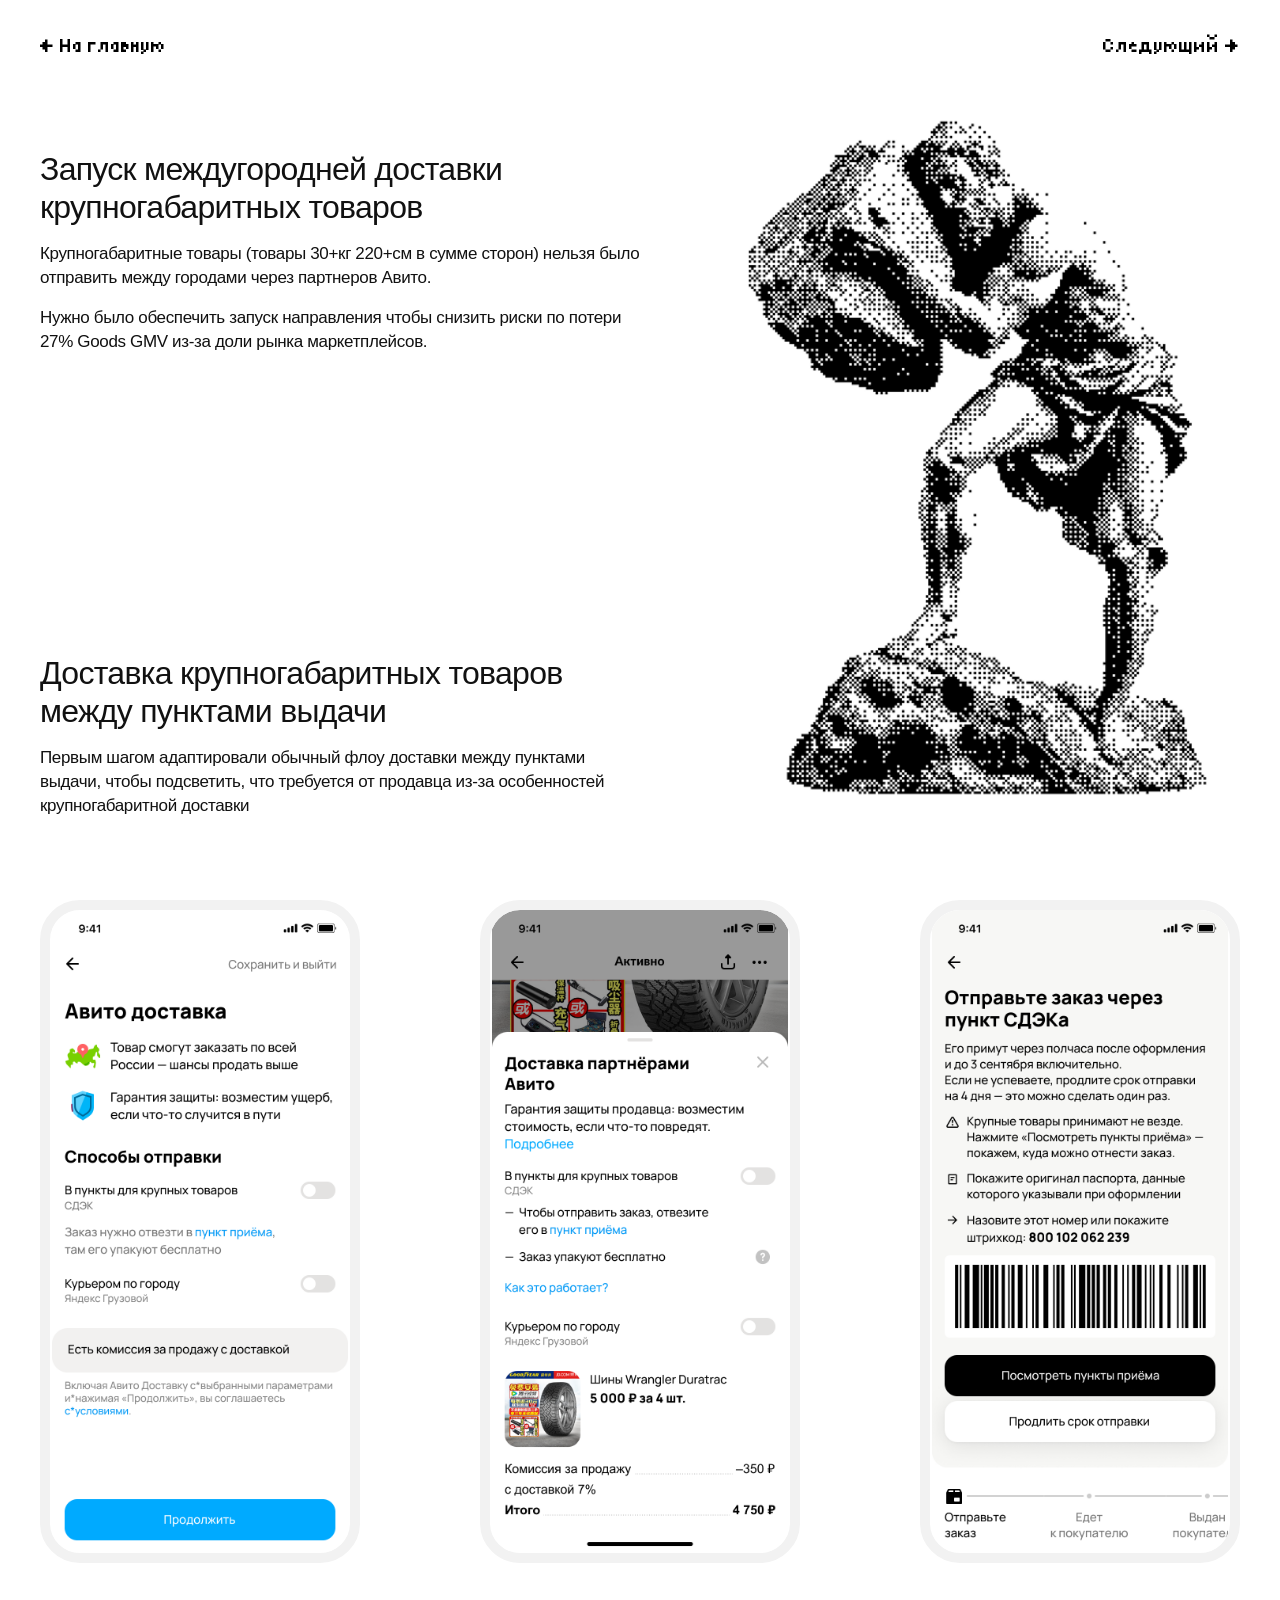
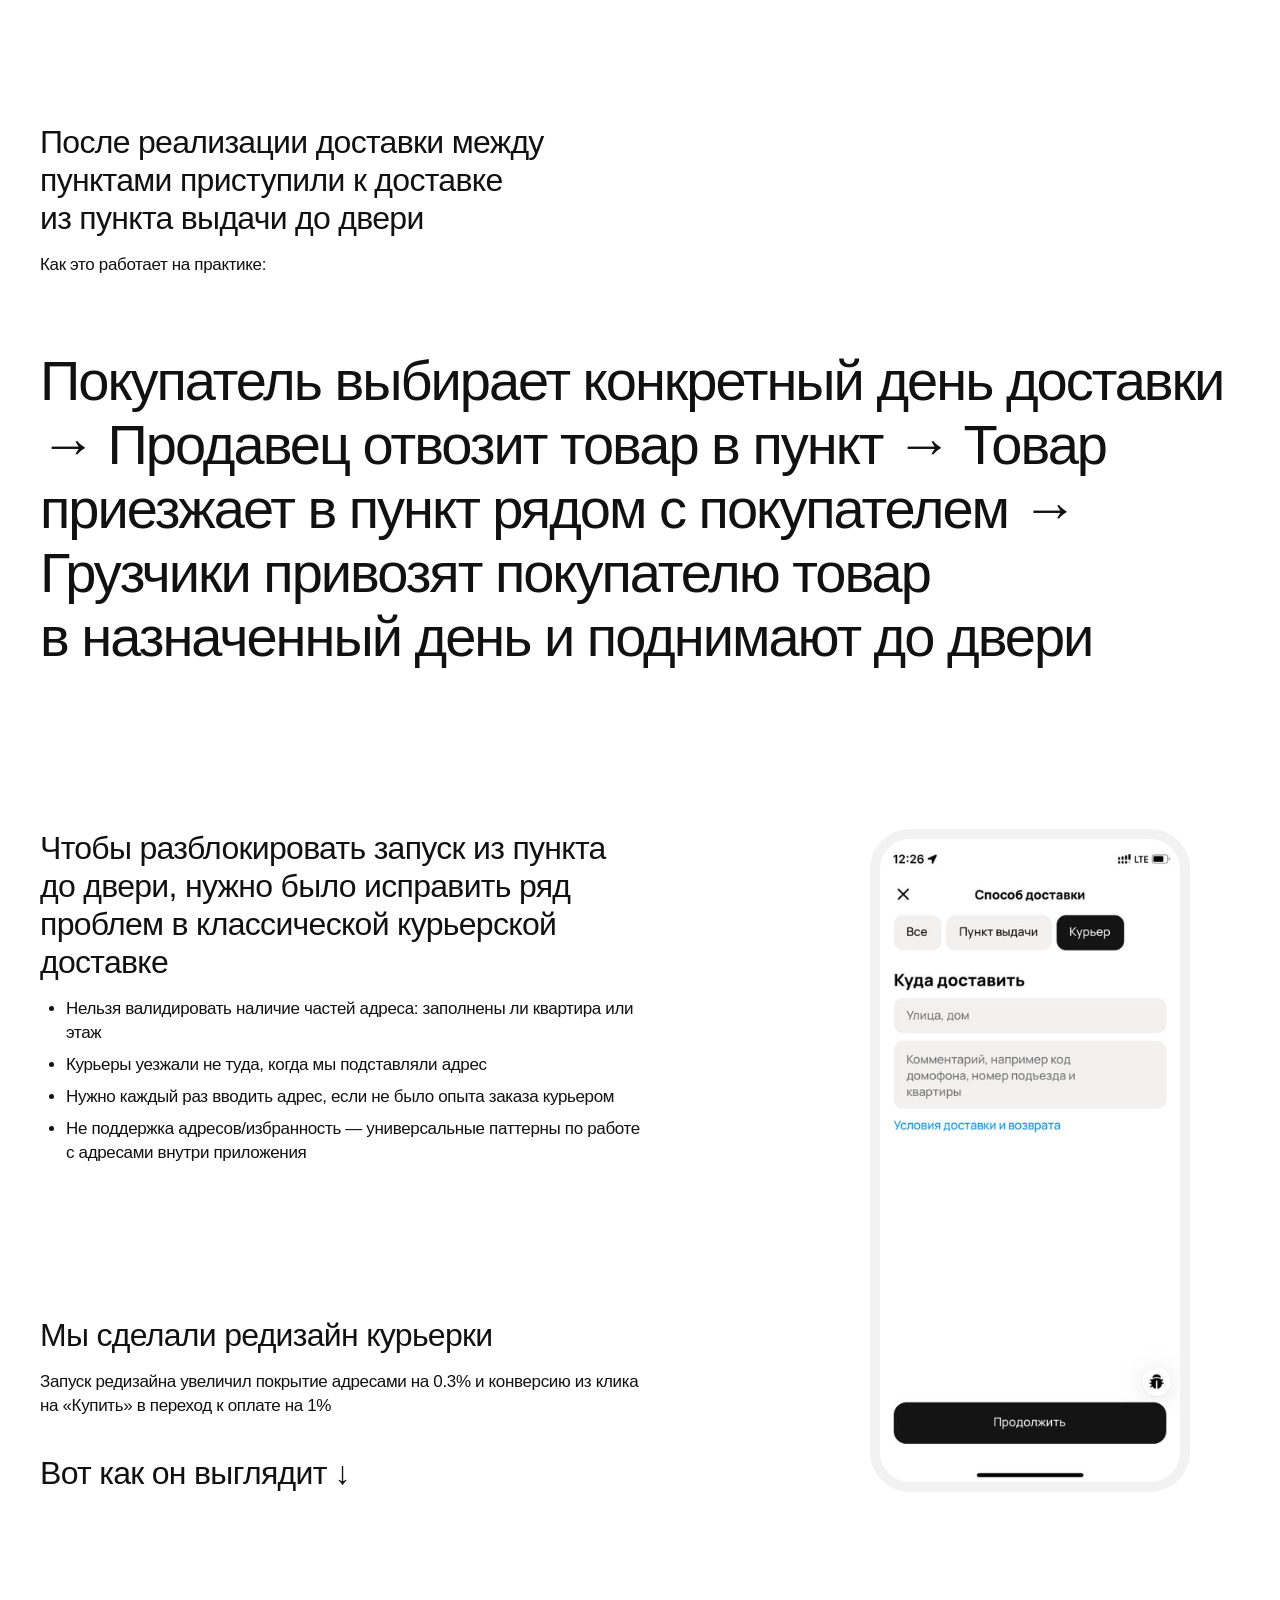
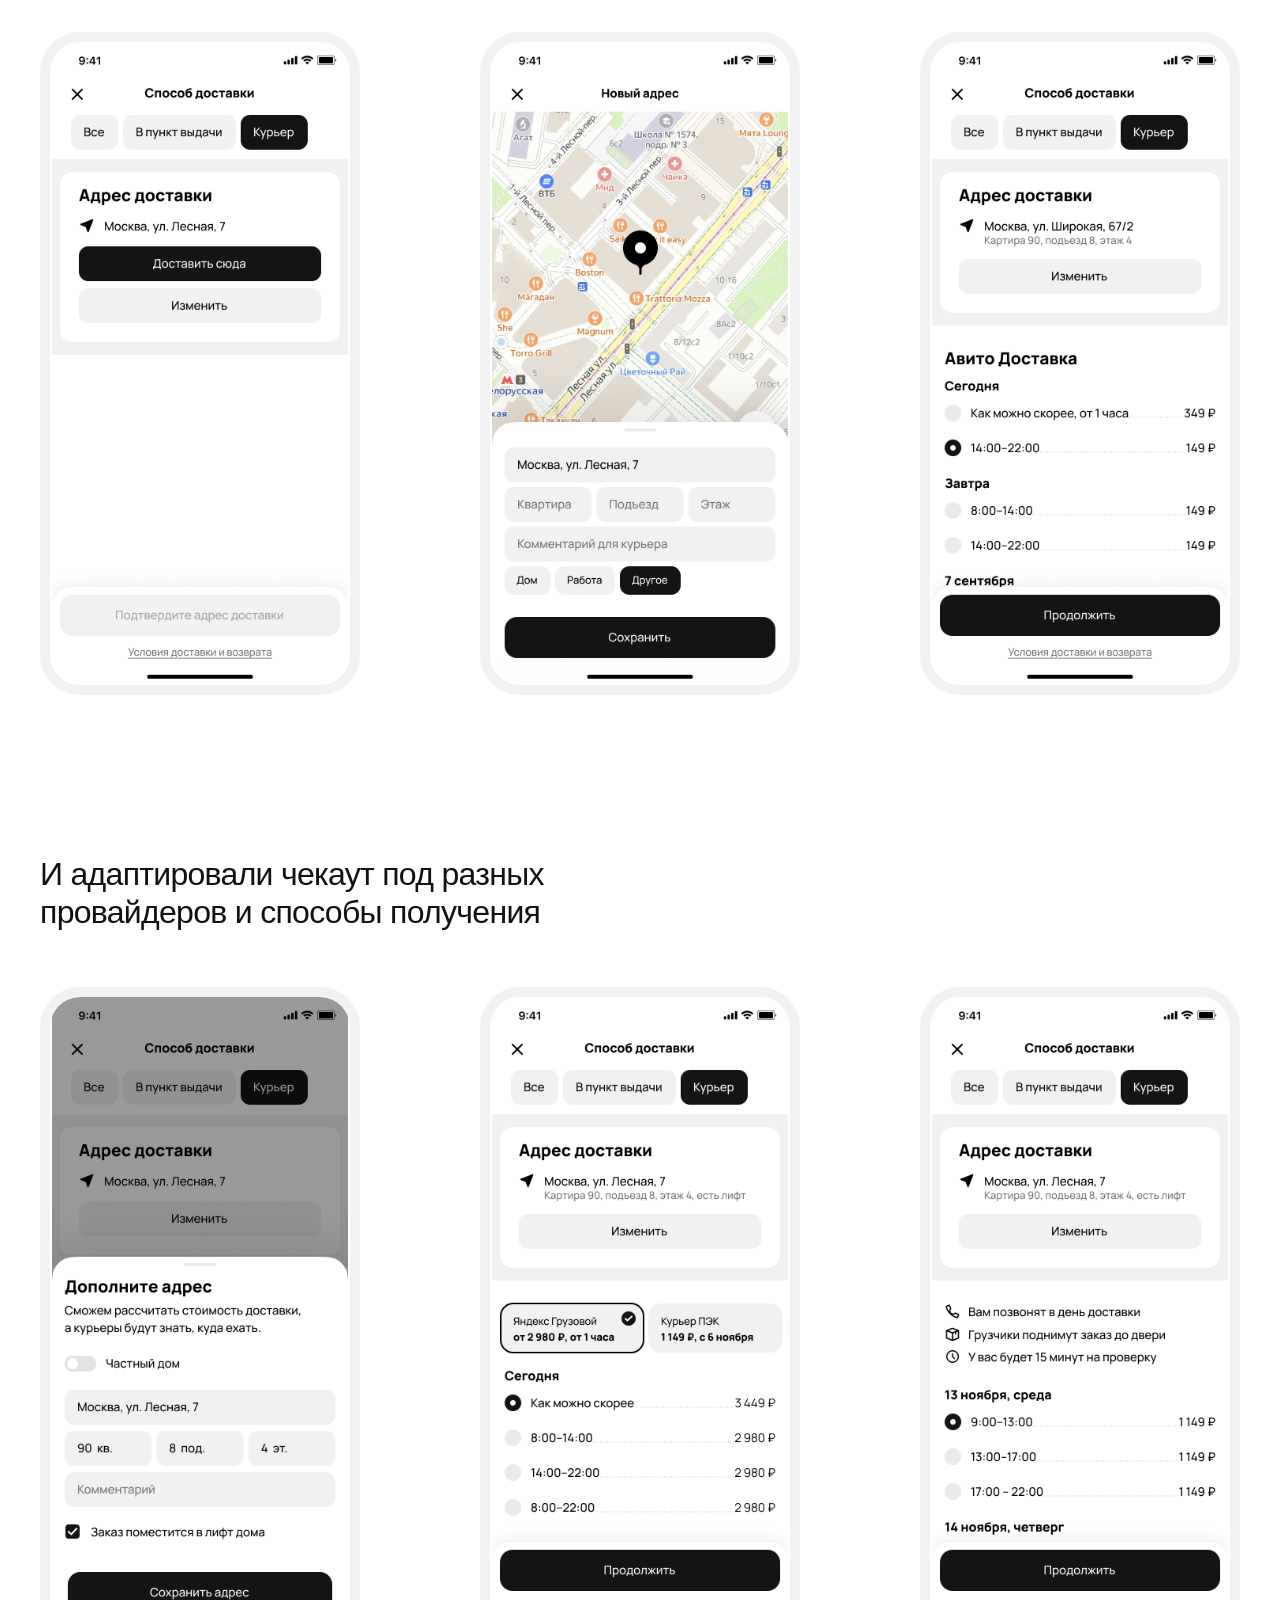
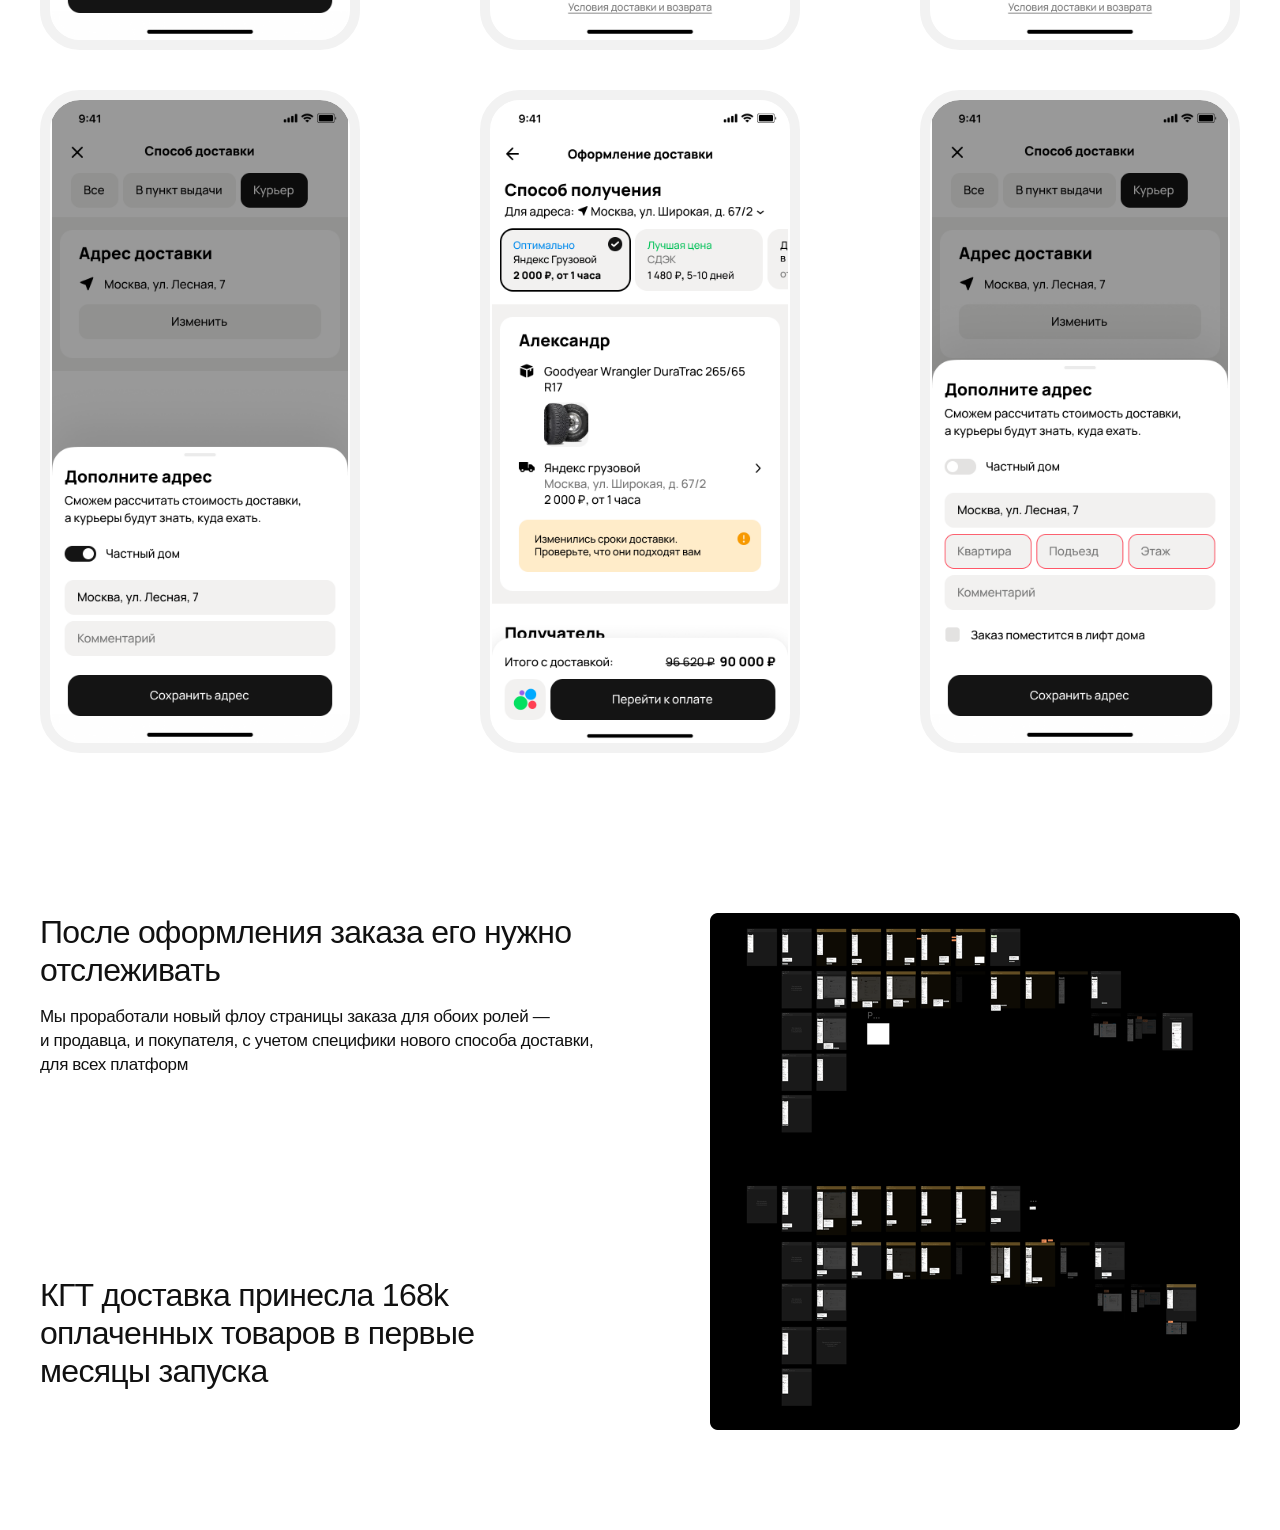
<file: delivery.html>
<!doctype html>
<html lang="ru">
<head>
<link rel="icon" type="image/png" sizes="32x32" href="favicon.png">
<meta name="robots" content="noindex, nofollow, noimageindex">
<meta charset="UTF-8"><meta name="viewport" content="width=device-width, initial-scale=1">
<title>Междугородняя доставка КГТ — Соня Нарбут</title>
<meta name="description" content="Запуск междугородней доставки крупногабаритных товаров на Авито: доставка, редизайн курьерки и оформление заказа.">
<link rel="stylesheet" href="styles.css?v=nav-half"><link rel="stylesheet" href="case.css?v=nav-half"><link rel="stylesheet" href="delivery-case.css">
</head>
<body class="case-page delivery-page">
<nav class="case-navigation container" aria-label="Навигация по кейсам"><a href="index.html"><span aria-hidden="true">←</span> На главную</a><a href="auction.html">Следующий <span aria-hidden="true">→</span></a></nav>
<main class="container">
<section class="delivery-intro">
<div class="delivery-intro-copy"><h1>Запуск междугородней доставки крупногабаритных товаров</h1><p>Крупногабаритные товары (товары 30+кг 220+см в&nbsp;сумме сторон) нельзя было отправить между городами через партнеров Авито.</p><p>Нужно было обеспечить запуск направления чтобы снизить риски по&nbsp;потери 27% Goods GMV из-за доли рынка маркетплейсов.</p></div>
<img decoding="async" class="delivery-titan" src="assets/delivery-case/titan.webp" width="1080" height="1438" alt="">
<div class="delivery-pickup-copy"><h2>Доставка крупногабаритных товаров между пунктами выдачи</h2><p>Первым шагом адаптировали обычный флоу доставки между пунктами выдачи, чтобы подсветить, что требуется от&nbsp;продавца из-за особенностей крупногабаритной доставки</p></div>
</section>
<div class="delivery-phones" role="group" aria-label="Экраны доставки между пунктами выдачи">
<div class="phone-placeholder delivery-phone-image"><img loading="lazy" decoding="async" src="assets/delivery-case/pickup-connect.webp" width="750" height="1624" alt="Подключение доставки в пункты для крупных товаров"></div><div class="phone-placeholder delivery-phone-image"><img loading="lazy" decoding="async" src="assets/delivery-case/pickup-options.webp" width="750" height="1624" alt="Способы доставки партнёрами Авито"></div><div class="phone-placeholder delivery-phone-image"><img loading="lazy" decoding="async" src="assets/delivery-case/pickup-send.webp" width="750" height="1624" alt="Отправка заказа через пункт СДЭКа"></div>
</div>
<section class="delivery-process"><h2>После реализации доставки между пунктами приступили к&nbsp;доставке из&nbsp;пункта выдачи до&nbsp;двери</h2><p>Как это работает на&nbsp;практике:</p><div class="delivery-process-flow">Покупатель выбирает конкретный день доставки → Продавец отвозит товар в&nbsp;пункт → Товар приезжает в&nbsp;пункт рядом с&nbsp;покупателем → Грузчики привозят покупателю товар в&nbsp;назначенный день и&nbsp;поднимают до&nbsp;двери</div></section>
<section class="delivery-courier">
<div class="delivery-courier-copy"><div><h2>Чтобы разблокировать запуск из&nbsp;пункта до&nbsp;двери, нужно было исправить ряд проблем в&nbsp;классической курьерской доставке</h2><ul><li>Нельзя валидировать наличие частей адреса: заполнены ли&nbsp;квартира или этаж</li><li>Курьеры уезжали не&nbsp;туда, когда мы подставляли адрес</li><li>Нужно каждый раз вводить адрес, если не&nbsp;было опыта заказа курьером</li><li>Не&nbsp;поддержка адресов/избранность — универсальные паттерны по&nbsp;работе с&nbsp;адресами внутри приложения</li></ul></div><div class="delivery-redesign"><h2>Мы сделали редизайн курьерки</h2><p>Запуск редизайна увеличил покрытие адресами на&nbsp;0.3% и&nbsp;конверсию из&nbsp;клика на&nbsp;«Купить» в&nbsp;переход к&nbsp;оплате на&nbsp;1%</p><h2>Вот как он выглядит ↓</h2></div></div>
<div class="phone-placeholder delivery-phone-image"><img loading="lazy" decoding="async" src="assets/delivery-case/courier-before.webp" width="750" height="1616" alt="Курьерская доставка до редизайна"></div>
</section>
<div class="delivery-phones delivery-redesign-phones" role="group" aria-label="Три экрана редизайна курьерской доставки"><div class="phone-placeholder delivery-phone-image"><img loading="lazy" decoding="async" src="assets/delivery-case/courier-open.webp" width="750" height="1624" alt="Выбор адреса курьерской доставки после редизайна"></div><div class="phone-placeholder delivery-phone-image"><img loading="lazy" decoding="async" src="assets/delivery-case/courier-map.webp" width="750" height="1624" alt="Добавление нового адреса на карте"></div><div class="phone-placeholder delivery-phone-image"><img loading="lazy" decoding="async" src="assets/delivery-case/courier-confirm.webp" width="750" height="1624" alt="Выбор времени доставки после подтверждения адреса"></div></div>
<section class="delivery-checkout"><h2>И&nbsp;адаптировали чекаут под разных провайдеров и&nbsp;способы получения</h2><div class="delivery-phones" role="group" aria-label="Шесть вариантов оформления заказа"><div class="phone-placeholder delivery-phone-image"><img loading="lazy" decoding="async" src="assets/delivery-case/checkout-complete.webp" width="750" height="1624" alt="Заполненный адрес с параметрами подъёма"></div><div class="phone-placeholder delivery-phone-image"><img loading="lazy" decoding="async" src="assets/delivery-case/checkout-providers.webp" width="750" height="1624" alt="Выбор перевозчика и времени доставки"></div><div class="phone-placeholder delivery-phone-image"><img loading="lazy" decoding="async" src="assets/delivery-case/checkout-time.webp" width="750" height="1624" alt="Выбор даты доставки с подъёмом до двери"></div><div class="phone-placeholder delivery-phone-image"><img loading="lazy" decoding="async" src="assets/delivery-case/checkout-house.webp" width="750" height="1624" alt="Дополнение адреса частного дома"></div><div class="phone-placeholder delivery-phone-image"><img loading="lazy" decoding="async" src="assets/delivery-case/checkout-freight.webp" width="750" height="1624" alt="Оформление доставки Яндекс Грузовой"></div><div class="phone-placeholder delivery-phone-image"><img loading="lazy" decoding="async" src="assets/delivery-case/checkout-incomplete.webp" width="750" height="1624" alt="Проверка обязательных полей адреса"></div></div></section>
<section class="delivery-outcome"><div class="delivery-outcome-copy"><div><h2>После оформления заказа его нужно отслеживать</h2><p>Мы проработали новый флоу страницы заказа для обоих ролей — и&nbsp;продавца, и&nbsp;покупателя, с&nbsp;учетом специфики нового способа доставки, для всех платформ</p></div><h2>КГТ доставка принесла 168k оплаченных товаров в&nbsp;первые месяцы запуска</h2></div><img decoding="async" src="assets/delivery-case/flows.webp" width="1060" height="1034" loading="lazy" alt="Схема сценариев отслеживания заказа для продавца и покупателя"></section>
</main>
</body>
</html>
</file>
<file: styles.css>
@font-face{font-family:Tiny5;src:url('assets/Tiny5-Regular.ttf') format('truetype');font-style:normal;font-weight:400;font-display:swap}
*{box-sizing:border-box}body{margin:0;background:#fff;color:#111;font-family:Arial,sans-serif;font-size:17px;line-height:24px;letter-spacing:-.35px}h1,h2,h3,p{margin:0}h1,h2{font-size:32px;line-height:38px;font-weight:400;letter-spacing:-.7px}a{color:inherit;text-decoration:none}a[href]{cursor:pointer}a:focus-visible{outline:2px solid #111;outline-offset:6px}.container{width:calc(100% - 80px);max-width:1200px;margin-inline:auto}.navigation{display:flex;justify-content:space-between;align-items:center;font-family:Tiny5,Arial,sans-serif;font-size:20px;line-height:24px;letter-spacing:0}.navigation .social{display:flex;gap:24px}header.navigation{position:fixed;top:30px;left:0;right:0;z-index:10;color:#fff;mix-blend-mode:difference;pointer-events:none}header.navigation a{pointer-events:auto;padding:4px 0}header.navigation a:focus-visible{outline-color:currentColor}.hero{text-align:center;padding-top:138px}.portrait{display:block;width:340px;height:auto;margin:0 auto 24px}.hero p{margin-top:16px}.cases{margin-top:176px}.cases h2{margin-bottom:38px}.case-grid{display:grid;grid-template-columns:repeat(3,minmax(0,1fr));gap:20px}.case-image{background:#f2f2f2;height:525px;border-radius:8px;overflow:hidden}.case h3{font-size:17px;line-height:20px;font-weight:400;margin-top:20px}.experience{display:grid;grid-template-columns:386.667px minmax(0,1fr);gap:20px;margin-top:200px}.experience h2{margin-bottom:20px}.jobs{display:grid;gap:20px}.about section+section{margin-top:64px}.contact{text-align:center;margin-top:120px}.contact img{display:block;width:713px;max-width:100%;height:auto;margin:0 auto 24px}.contact p{margin-top:16px}.contact{padding-bottom:160px}
@media(max-width:1000px){.container{width:calc(100% - 64px)}.hero{padding-top:126px}.cases{margin-top:140px}.case-image{height:auto;aspect-ratio:386.667/525}.experience{grid-template-columns:1fr 1.8fr;margin-top:140px;gap:32px}.contact{margin-top:60px}.about section+section{margin-top:48px}}
@media(max-width:600px){.container{width:calc(100% - 40px)}body{font-size:17px;line-height:24px;letter-spacing:-.35px}h1,h2{font-size:28px;line-height:34px;letter-spacing:-.6px}.navigation{font-size:18px;line-height:22px}.navigation .social{gap:14px}header.navigation{top:12px}.hero{padding-top:96px}.portrait{width:260px;max-width:100%;margin-bottom:24px}.hero h1{max-width:360px;margin:auto}.desktop-break{display:none}.hero p{max-width:380px;margin:18px auto 0}.cases{margin-top:100px}.cases h2{margin-bottom:28px}.case-grid{grid-template-columns:1fr;gap:36px}.case-image{aspect-ratio:386.667/525}.case h3{margin-top:16px}.experience{grid-template-columns:1fr;gap:56px;margin-top:100px}.about section+section{margin-top:44px}.contact{margin-top:20px}.contact img{width:100%;margin-bottom:24px}.contact p{margin-top:18px}.contact{padding-bottom:132px}}
@media(max-width:359px){.navigation{font-size:16px}.navigation .social{gap:10px}}

.horse-stage{height:320px;display:flex;align-items:center;justify-content:center;margin:0 auto 4px}.contact .horse-stage .horse{display:block;width:100%;height:100%;max-width:713px;object-fit:contain;object-position:center;margin:0}

.no-break{white-space:nowrap}

.abuse-image,.delivery-image,.auction-image{overflow:hidden}.abuse-image img,.delivery-image img,.auction-image img{display:block;width:100%;height:100%;object-fit:contain}
</file>
<file: case.css>
/* Shared case styles. All dimensions include the phone border. */
.case-navigation{position:fixed;top:30px;left:0;right:0;z-index:10;display:flex;justify-content:space-between;align-items:center;font-family:Tiny5,Arial,sans-serif;font-size:20px;line-height:24px;letter-spacing:0;color:#fff;mix-blend-mode:difference;pointer-events:none}
.case-navigation a{pointer-events:auto;padding:4px 0}.case-navigation a:focus-visible{outline-color:currentColor}
.case-intro{position:relative;padding-top:150px}.intro-copy{width:600px;position:relative;z-index:1}.case-page h1,.case-page h2{font-size:32px;line-height:38px;letter-spacing:-.7px}.case-page h1{white-space:nowrap}.case-page p{margin-top:16px}.case-page ul,.case-page ol{padding-left:26px;margin:20px 0 0}.case-page li+li{margin-top:12px}.intro-copy section{margin-top:96px}.intro-copy section:last-child h2{max-width:550px}.intro-man{position:absolute;right:70px;top:95px;width:480px;height:1050px;object-fit:fill}.case-process{font-size:56px;line-height:64px;letter-spacing:-2px;margin-top:64px;white-space:nowrap}.case-sections{margin-top:156px}.case-row{display:grid;grid-template-columns:600px 320px;justify-content:space-between;align-items:center;padding-right:90px;min-height:693px;margin-top:160px}.case-row:first-child{margin-top:0;align-items:start}.case-copy{max-width:600px}.phone-placeholder{box-sizing:border-box;width:320px;height:671px;border:10px solid #f2f2f2;border-radius:40px;background:#fff}.awareness{margin-top:52px}.awareness h2{margin-top:16px}.promotion{margin-top:88px}.results{margin-top:44px}.restrictions{margin-top:240px}.restrictions ol{margin-top:48px;margin-bottom:48px}.restrictions li p{margin-top:28px}.case-outcome{position:relative;margin-top:290px;min-height:504px;overflow:hidden;display:flex;align-items:center}.case-outcome .container{position:relative;z-index:1}.case-outcome .case-copy{width:580px}.case-outcome h2{margin-top:28px}.case-outcome h2~h2{margin-top:44px}.case-outcome img{position:absolute;width:600px;height:auto;bottom:0;right:-20px}.next-case{padding-top:160px}.next-case p{margin-top:24px}
@media(max-width:1200px){.intro-copy{width:54%}.case-page h1{white-space:normal}.intro-man{right:0;width:42%;height:auto;top:160px}.case-row{grid-template-columns:minmax(0,600px) 320px;gap:64px;padding-right:0}.case-process{font-size:clamp(30px,3.9vw,56px);letter-spacing:-1px}.case-outcome img{width:45%}.case-outcome .case-copy{width:54%}}
@media(max-width:900px){.case-row{gap:40px;grid-template-columns:minmax(0,1fr) 280px}.phone-placeholder{width:280px;height:auto;aspect-ratio:320/671}.case-page h1,.case-page h2{font-size:28px;line-height:34px}.intro-copy section{margin-top:64px}.case-process{white-space:normal}.case-outcome{margin-top:140px}.case-outcome .case-copy{width:60%}}
@media(max-width:600px){.case-navigation{top:12px;font-size:18px;line-height:22px}.case-intro{padding-top:112px}.intro-copy{width:100%}.intro-man{display:none}.intro-copy section{margin-top:56px}.case-process{font-size:32px;line-height:40px;margin-top:56px;max-width:360px}.case-sections{margin-top:40px}.case-row{grid-template-columns:minmax(0,1fr);gap:40px;margin-top:48px;min-height:0}.case-copy{max-width:100%}.phone-placeholder{width:320px;max-width:100%;height:auto;aspect-ratio:320/671;justify-self:center}.awareness{margin-top:40px}.promotion{margin-top:48px}.results{margin-top:32px}.restrictions ol{margin-top:28px;margin-bottom:32px}.case-outcome{display:block;margin-top:48px;min-height:0}.case-outcome .case-copy{width:100%}.case-outcome img{position:relative;display:block;width:100%;right:0;margin-top:40px}.next-case{padding-top:112px}}

.phone-video{position:relative;overflow:hidden}.phone-video video{position:absolute;inset:0;display:block;width:100%;height:100%;object-fit:contain;border-radius:30px;background:#fff}

.phone-figure{margin:0;width:320px;max-width:100%;justify-self:center}.phone-figure .phone-placeholder{width:100%}.phone-figure figcaption{margin-top:24px;text-align:center;font-family:Arial,sans-serif;font-size:17px;line-height:24px;font-weight:400;letter-spacing:-.35px}
@media(min-width:601px) and (max-width:900px){.phone-figure{width:280px}}

.warnings-gallery,.restrictions-gallery{position:relative;overflow:hidden}.warnings-gallery img,.restrictions-gallery img{position:absolute;inset:0;display:block;width:100%;height:100%;object-fit:contain;border-radius:30px;user-select:none}
</file>
<file: auction-case.css>
.auction-intro{position:relative;padding-top:150px;min-height:550px}.auction-intro-copy{position:relative;z-index:1;width:600px;max-width:50%}.auction-page h1{white-space:normal}.auction-intro-copy h2{margin-top:88px}.auctioneer{position:absolute;top:120px;right:-40px;width:600px;height:auto}.auction-content{margin-top:160px}.auction-content>section+section{margin-top:160px}.auction-content h2{max-width:560px}.auction-columns{display:grid;grid-template-columns:repeat(2,minmax(0,1fr));gap:20px}.auction-notes{margin-top:16px}.auction-notes p{margin-top:0;max-width:550px}.auction-three-phones{display:flex;justify-content:space-between;gap:32px;margin-top:64px}.auction-demand .phone-placeholder{margin-top:56px}.auction-benefits{align-items:center}.auction-benefits-copy>div+div{margin-top:40px}.auction-benefits-copy p{max-width:550px}.auction-delivery-copy{min-height:192px}.auction-delivery-copy p{margin-top:0;max-width:550px}.auction-delivery-copy h2{margin-top:16px}.auction-outcome>div{max-width:560px}.auction-outcome img{display:block;width:100%;height:auto;margin-top:64px}.auction-outcome{padding-bottom:100px}
@media(max-width:1200px){.auctioneer{right:0;width:48%}.auction-intro-copy{max-width:52%}.auction-three-phones{gap:24px}.auction-three-phones .phone-placeholder{flex-shrink:1;min-width:0;height:auto;aspect-ratio:320/663}.auction-delivery-copy{min-height:230px}}
@media(max-width:900px){.auction-intro{min-height:500px}.auction-intro-copy h2{margin-top:64px}.auctioneer{top:150px}.auction-content{margin-top:100px}.auction-content>section+section{margin-top:100px}.auction-three-phones{gap:20px}.auction-three-phones .phone-placeholder{border-width:8px;border-radius:32px}.auction-columns{gap:32px}.auction-delivery-copy{min-height:270px}}
@media(max-width:600px){.auction-intro{padding-top:112px;min-height:0}.auction-intro-copy{width:100%;max-width:none}.auction-intro-copy h2{margin-top:56px}.auctioneer{display:none}.auction-content{margin-top:64px}.auction-content>section+section{margin-top:64px}.auction-columns{grid-template-columns:minmax(0,1fr);gap:40px}.auction-notes{gap:24px}.auction-three-phones{flex-direction:column;align-items:center;gap:32px;margin-top:40px}.auction-three-phones .phone-placeholder{flex-shrink:0;border-width:10px;border-radius:40px}.auction-demand .phone-placeholder{margin:32px auto 0}.auction-demand .auction-notes{gap:40px}.auction-benefits-copy>div+div{margin-top:32px}.auction-delivery-copy{min-height:0;margin-bottom:32px}.auction-delivery .phone-placeholder{margin-inline:auto}.auction-outcome img{margin-top:40px}.auction-outcome{padding-bottom:48px}}

@media(min-width:601px){.auction-demand .auction-notes>div{display:flex;flex-direction:column;align-items:flex-start}.auction-demand .auction-notes p{flex:1}.auction-demand .phone-placeholder{flex-shrink:0}}

.auction-phone-image{position:relative;overflow:hidden}.auction-phone-image img{position:absolute;inset:0;display:block;width:100%;height:100%;object-fit:contain;border-radius:30px}

/* Auction phone frames: 8 px shorter at their full 320 px width. */
.auction-page .phone-placeholder{height:663px}
@media(max-width:1200px){.auction-page .auction-three-phones .phone-placeholder{height:auto;aspect-ratio:320/663}}
@media(max-width:900px){.auction-page .phone-placeholder{height:auto;aspect-ratio:320/663}}

/* MLP case continuation; images will be supplied separately. */
.auction-content .auction-mlp-intro h2,.auction-content .auction-launch h2{max-width:1200px;font-size:56px;line-height:64px;letter-spacing:-2px}
.auction-mlp-copy{max-width:560px}
.auction-statuses-placeholder{aspect-ratio:1200/524;margin-top:48px}
.auction-media-placeholder{background:#fafafa;border:2px solid #f2f2f2;border-radius:8px}
.auction-press{margin-top:80px;gap:64px}
.auction-press-placeholder{aspect-ratio:560/460}
.auction-launch{padding-bottom:160px}
@media(max-width:900px){.auction-content .auction-mlp-intro h2,.auction-content .auction-launch h2{font-size:40px;line-height:48px;letter-spacing:-1px}.auction-press{gap:40px;margin-top:56px}.auction-launch{padding-bottom:100px}}
@media(max-width:600px){.auction-content .auction-mlp-intro h2,.auction-content .auction-launch h2{font-size:32px;line-height:40px;letter-spacing:-.7px}.auction-statuses-placeholder{margin-top:32px}.auction-press{margin-top:40px;gap:32px}.auction-launch{padding-bottom:48px}}

.auction-statuses-image{display:block;width:100%;height:auto;margin-top:48px}.auction-press{align-items:start}.auction-press-image{display:block;width:100%;height:auto}
@media(max-width:600px){.auction-statuses-image{margin-top:32px}}

.auction-press-stack{display:flex;flex-direction:column;gap:48px;min-width:0}
@media(max-width:600px){.auction-press-stack{gap:32px}}
</file>
<file: delivery-case.css>
.delivery-intro{position:relative;padding-top:150px;min-height:900px}.delivery-page h1{white-space:normal}.delivery-intro-copy,.delivery-pickup-copy{width:600px;max-width:50%;position:relative;z-index:1}.delivery-titan{position:absolute;right:0;top:110px;width:520px;height:auto}.delivery-pickup-copy{margin-top:300px}.delivery-phones{display:grid;grid-template-columns:repeat(3,320px);justify-content:space-between;gap:40px 32px}.delivery-process{margin-top:160px}.delivery-process h2{max-width:560px}.delivery-process-flow{font-size:56px;line-height:64px;letter-spacing:-2px;margin-top:72px}.delivery-courier{display:grid;grid-template-columns:600px 320px;justify-content:space-between;gap:64px;padding-right:50px;margin-top:160px;align-items:stretch}.delivery-courier-copy{display:flex;flex-direction:column;justify-content:space-between}.delivery-courier ul{margin-top:16px}.delivery-courier li+li{margin-top:8px}.delivery-redesign{margin-top:64px}.delivery-redesign h2:last-child{margin-top:36px}.delivery-redesign-phones{margin-top:140px}.delivery-checkout{margin-top:160px}.delivery-checkout h2{max-width:560px}.delivery-checkout .delivery-phones{margin-top:56px}.delivery-outcome{display:grid;grid-template-columns:560px 530px;justify-content:space-between;gap:64px;margin-top:160px;padding-bottom:100px}.delivery-outcome-copy{display:flex;flex-direction:column;justify-content:space-between;padding-bottom:40px}.delivery-outcome-copy>h2{max-width:470px;margin-top:80px}.delivery-outcome img{display:block;width:100%;height:auto}
@media(max-width:1200px){.delivery-titan{width:44%;top:140px}.delivery-intro{min-height:800px}.delivery-pickup-copy{margin-top:200px;padding-bottom:64px}.delivery-phones{grid-template-columns:repeat(3,minmax(0,320px));gap:40px 24px}.delivery-phones .phone-placeholder{width:100%;height:auto;aspect-ratio:320/663}.delivery-courier{grid-template-columns:minmax(0,600px) 320px;padding-right:0;gap:64px}.delivery-outcome{grid-template-columns:1fr 1fr;gap:64px}}
@media(max-width:900px){.delivery-intro{min-height:0}.delivery-pickup-copy{margin-top:100px}.delivery-phones{gap:32px 20px}.delivery-phones .phone-placeholder{border-width:8px;border-radius:32px}.delivery-process,.delivery-courier,.delivery-checkout,.delivery-outcome{margin-top:100px}.delivery-process-flow{font-size:40px;line-height:48px;letter-spacing:-1px;margin-top:56px}.delivery-courier{grid-template-columns:minmax(0,1fr) 280px;gap:40px;align-items:center}.delivery-redesign-phones{margin-top:80px}.delivery-outcome{gap:40px}.delivery-outcome-copy{padding-bottom:0}}
@media(max-width:600px){.delivery-intro{padding-top:112px}.delivery-intro-copy,.delivery-pickup-copy{width:100%;max-width:none}.delivery-titan{display:none}.delivery-pickup-copy{margin-top:56px;padding-bottom:40px}.delivery-phones{grid-template-columns:minmax(0,1fr);gap:32px}.delivery-phones .phone-placeholder{width:320px;max-width:100%;border-width:10px;border-radius:40px}.delivery-process,.delivery-courier,.delivery-checkout,.delivery-outcome{margin-top:64px}.delivery-process-flow{font-size:32px;line-height:40px;letter-spacing:-1px;margin-top:40px}.delivery-courier,.delivery-outcome{grid-template-columns:minmax(0,1fr);gap:40px}.delivery-redesign{margin-top:48px}.delivery-redesign h2:last-child{margin-top:28px}.delivery-redesign-phones{margin-top:40px}.delivery-checkout .delivery-phones{margin-top:40px}.delivery-outcome-copy>h2{margin-top:48px}.delivery-outcome{padding-bottom:48px}}

.delivery-phone-image{position:relative;overflow:hidden}.delivery-phone-image img{display:block;width:100%;height:100%;object-fit:contain;border-radius:30px}

/* KGT phone frames: 8px shorter at their full 320px width. */
.delivery-page .phone-placeholder{height:663px}
@media(max-width:1200px){.delivery-page .delivery-phones .phone-placeholder{height:auto;aspect-ratio:320/663}}
@media(max-width:900px){.delivery-page .phone-placeholder{height:auto;aspect-ratio:320/663}}
</file>
